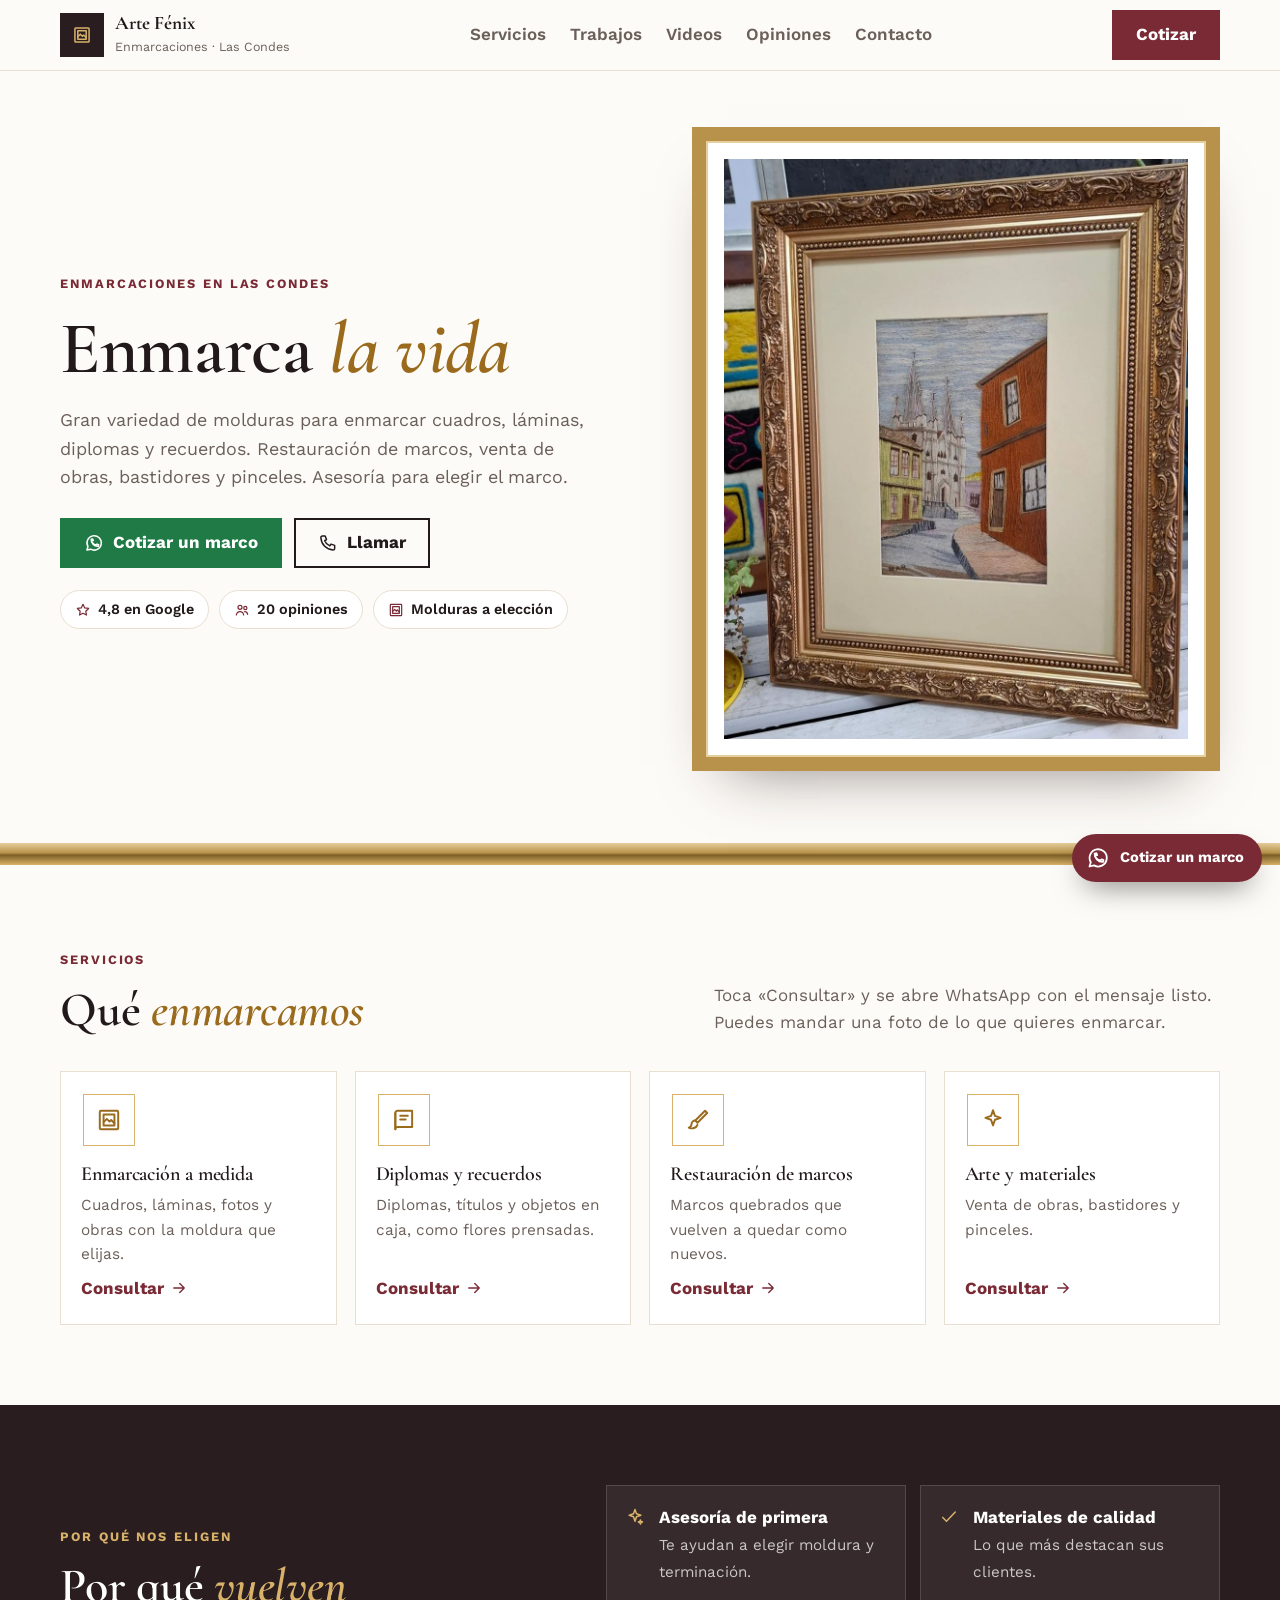
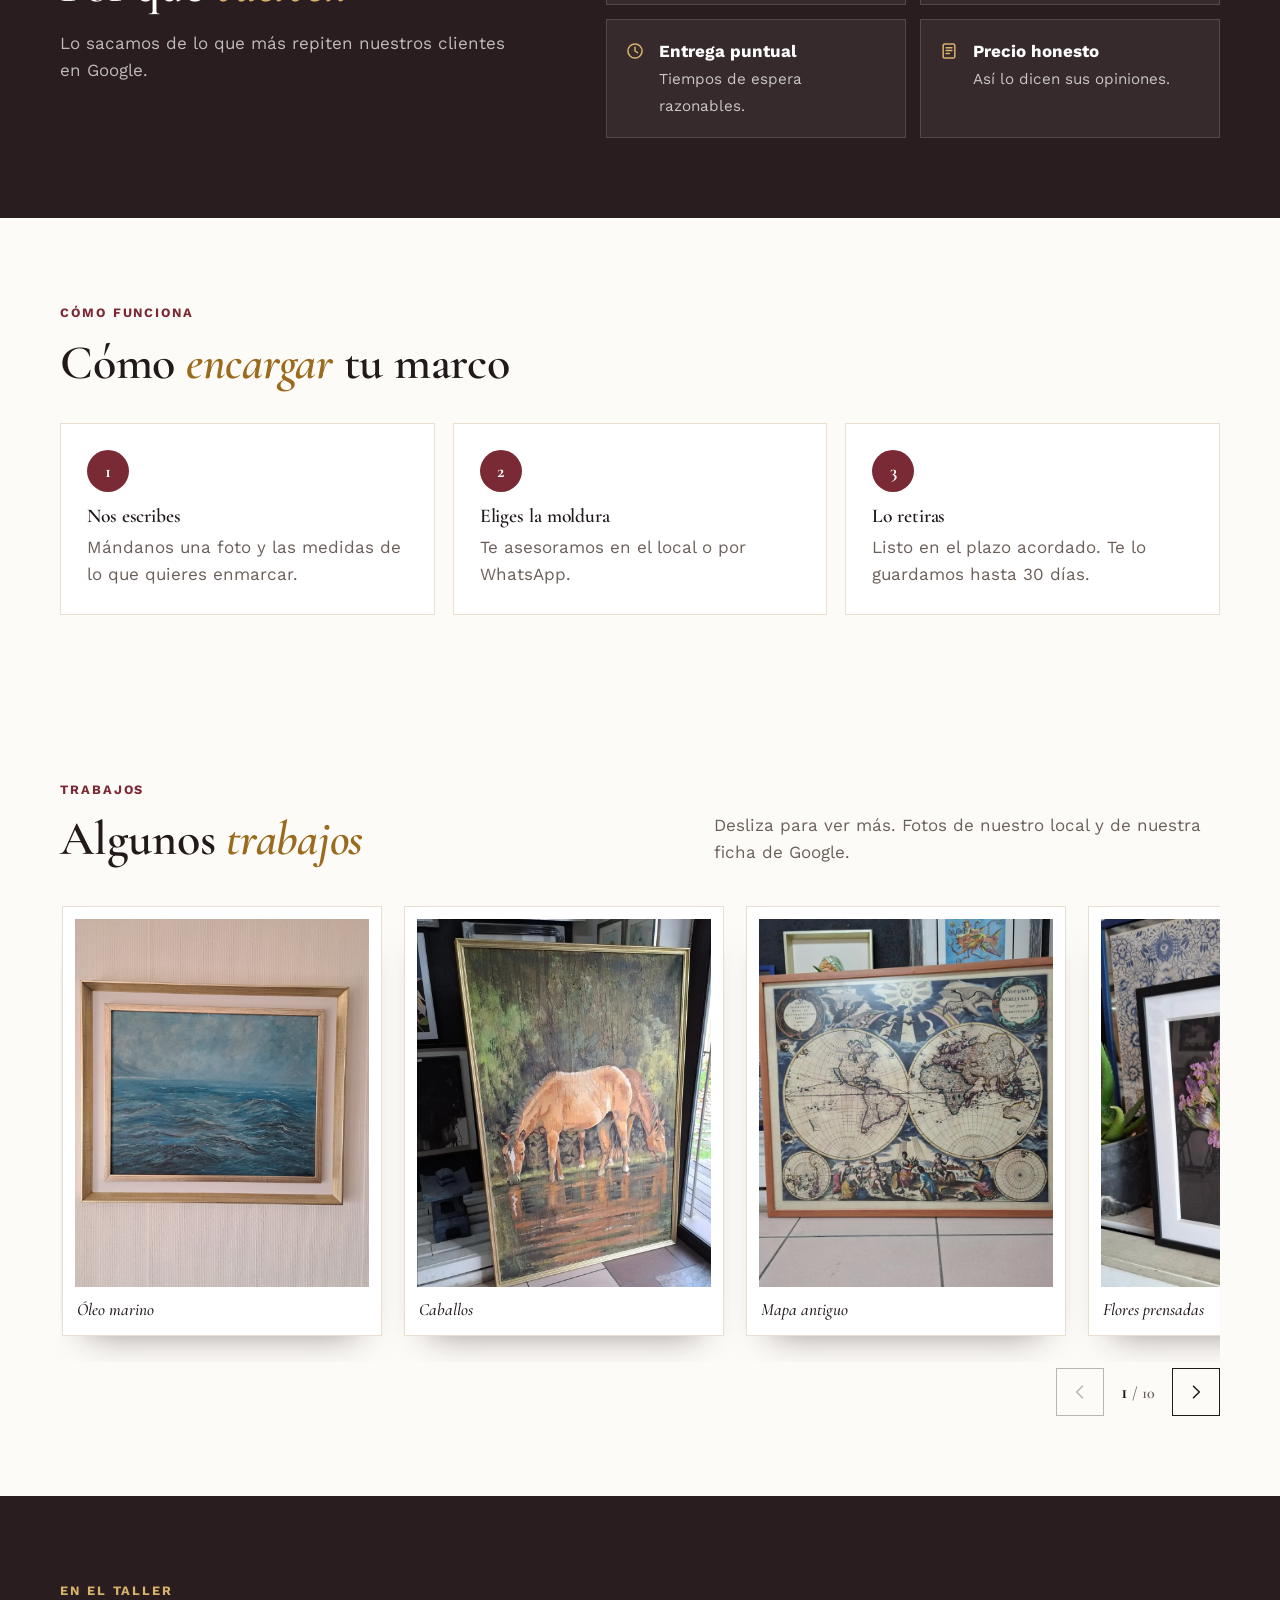
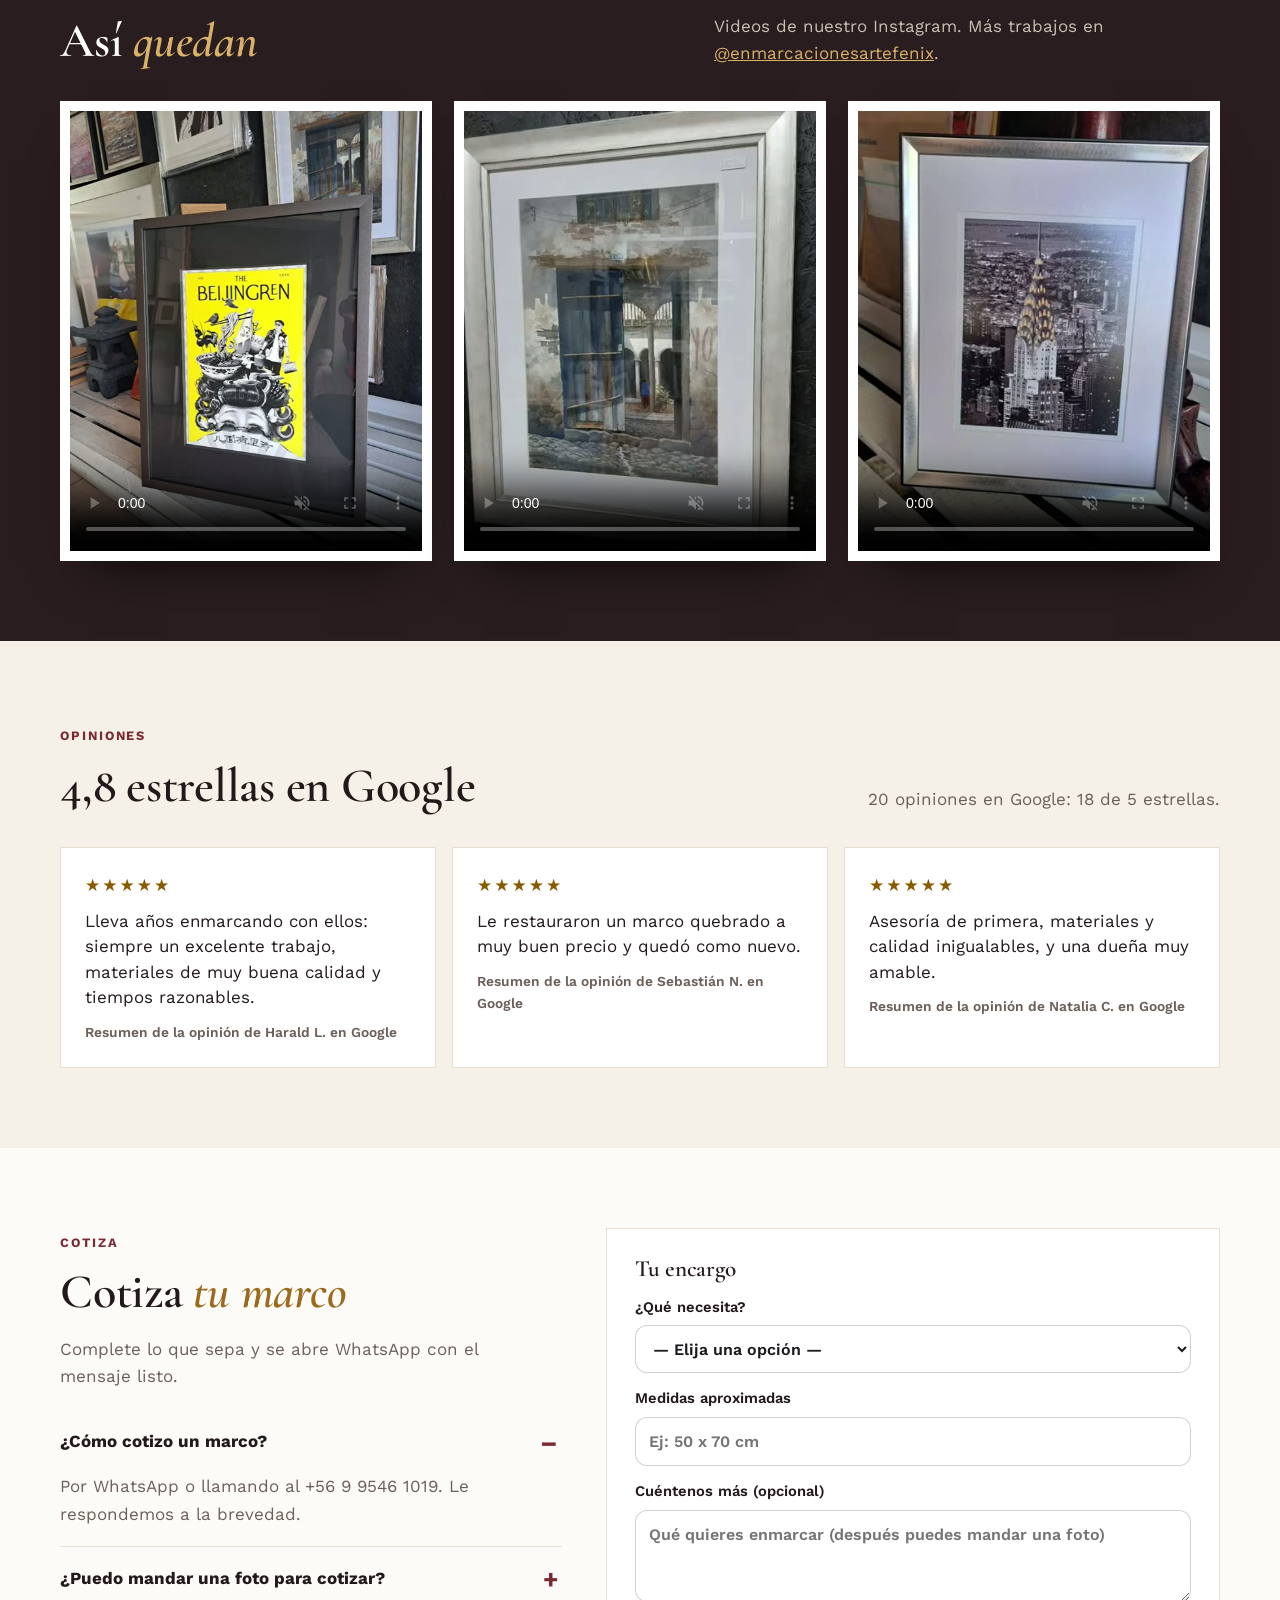
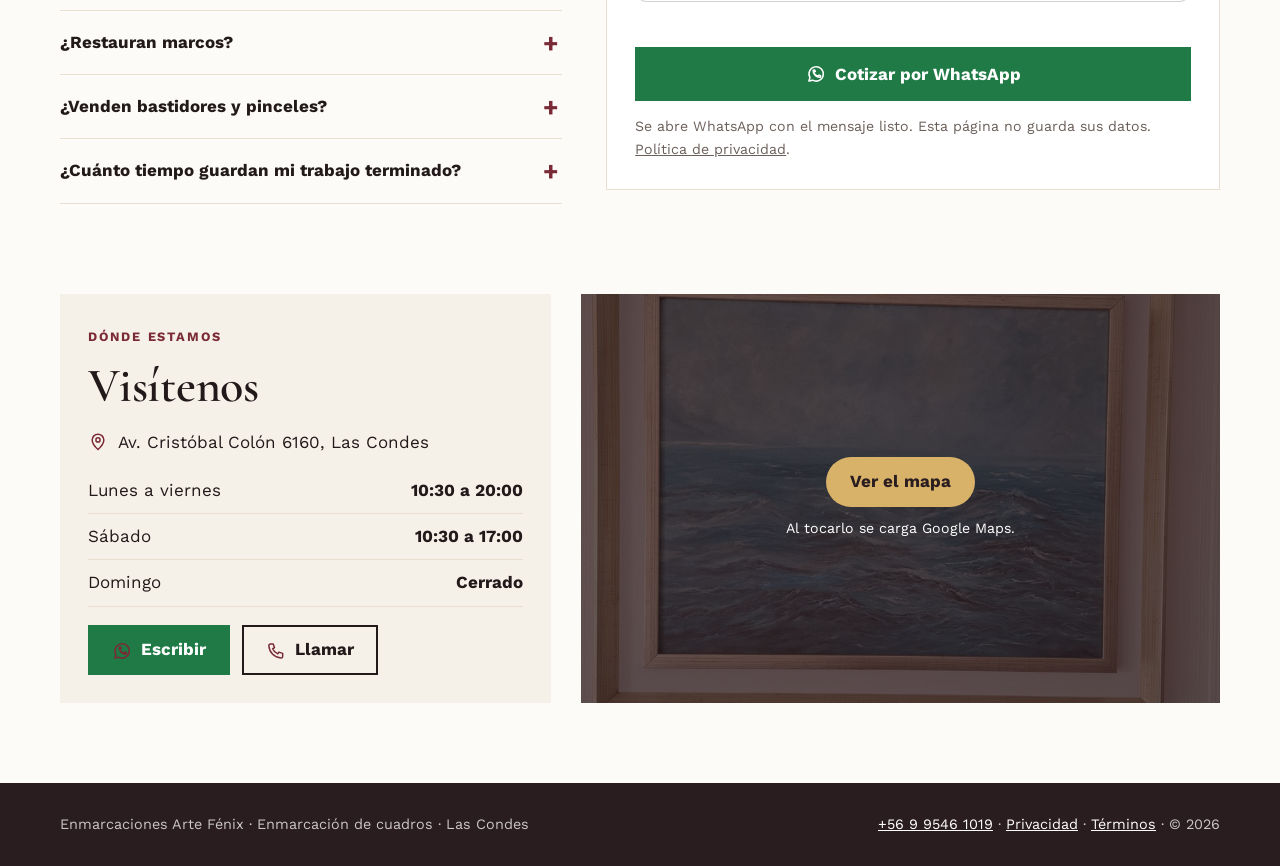
<file: index.html>
<!doctype html>
<html lang="es-CL">
<head>
<meta charset="utf-8">
<meta name="viewport" content="width=device-width, initial-scale=1">
<title>Enmarcaciones Arte Fénix · Enmarcación de cuadros en Las Condes</title>
<meta name="description" content="Enmarcaciones Arte Fénix: enmarcación a medida, diplomas, restauración de marcos y venta de obras y bastidores en Av. Cristóbal Colón 6160, Las Condes.">
<link rel="canonical" href="https://enmarcacionesartefenix.cl/">
<meta property="og:title" content="Enmarcaciones Arte Fénix · Enmarcación de cuadros en Las Condes">
<meta property="og:description" content="Enmarcaciones Arte Fénix: enmarcación a medida, diplomas, restauración de marcos y venta de obras y bastidores en Av. Cristóbal Colón 6160, Las Condes.">
<meta property="og:image" content="https://enmarcacionesartefenix.cl/assets/vista.jpg"><meta property="og:image:width" content="1200"><meta property="og:image:height" content="630">
<meta property="og:url" content="https://enmarcacionesartefenix.cl/">
<meta property="og:type" content="website">
<meta name="twitter:card" content="summary_large_image">
<meta name="theme-color" content="#2a1d1f">
<link rel="icon" href="assets/icono.png">
<link rel="preconnect" href="https://fonts.googleapis.com"><link rel="preconnect" href="https://fonts.gstatic.com" crossorigin>
<link href="https://fonts.googleapis.com/css2?family=Cormorant+Garamond:ital,wght@0,500;0,600;1,500&family=Work+Sans:wght@400;500;600&display=swap" rel="stylesheet">
<script>document.documentElement.classList.add('js')</script>
<style>
*{box-sizing:border-box}html{scroll-behavior:smooth;-webkit-text-size-adjust:100%}body{margin:0;overflow-x:hidden}
img{max-width:100%;display:block}a{color:inherit}button,input,select,textarea{font:inherit}
.i{width:20px;height:20px;flex:none;fill:none;stroke:currentColor;stroke-width:1.8;stroke-linecap:round;stroke-linejoin:round}
.sr{position:absolute;width:1px;height:1px;overflow:hidden;clip:rect(0 0 0 0);white-space:nowrap}
:focus-visible{outline:3px solid var(--c2);outline-offset:2px}
.barra-movil{display:none}
@media (max-width:760px){.barra-movil{position:fixed;left:0;right:0;bottom:0;z-index:60;display:grid;grid-template-columns:1fr 1fr;box-shadow:0 -8px 24px -12px rgba(0,0,0,.35)}
 .barra-movil a{display:flex;align-items:center;justify-content:center;gap:8px;min-height:56px;font-weight:700;text-decoration:none;color:#fff;background:var(--c1)}
 .barra-movil a.wa{background:#1f7a46}body{padding-bottom:56px}}
.fab{position:fixed;right:18px;bottom:18px;z-index:59;display:inline-flex;align-items:center;gap:10px;background:var(--c1);color:#fff;text-decoration:none;font-weight:700;font-size:.92rem;padding:12px 18px 12px 14px;border-radius:999px;box-shadow:0 14px 30px -12px rgba(0,0,0,.55)}
.fab .i{width:24px;height:24px}
@media (max-width:760px){.fab{bottom:68px;right:12px;padding:11px 14px}.fab .fab-txt{display:none}}
.campo{display:grid;gap:6px;font-weight:600;font-size:.92rem}
.campo input,.campo select,.campo textarea{width:100%;min-height:48px;padding:11px 13px;border-radius:12px;border:1px solid rgba(0,0,0,.18);background:#fff;color:#1b1b1f;font-size:1rem}
.campo textarea{min-height:92px;resize:vertical}
.aviso-f{min-height:1.2em;margin:0;color:#a3122a;font-weight:600;font-size:.9rem}
.reveal{opacity:1}.js .reveal{opacity:0;transform:translateY(18px);transition:opacity .6s ease,transform .6s ease}.js .reveal.visto{opacity:1;transform:none}
@media (prefers-reduced-motion:reduce){.js .reveal{opacity:1;transform:none;transition:none}html{scroll-behavior:auto}}

body{font:400 17px/1.6 var(--fx);color:var(--tinta);background:var(--fondo)}
h1,h2,h3{font-family:var(--ft);margin:0;line-height:1.08}h2{font-size:clamp(1.9rem,4.4vw,3rem)}h1 em,h2 em{font-style:normal;color:var(--c1)}
.wrap{width:min(1160px,100% - 36px);margin:0 auto}section{padding:80px 0}
.eti{display:inline-flex;align-items:center;gap:8px;font-weight:700;font-size:.8rem;letter-spacing:.15em;text-transform:uppercase;color:var(--c1);margin-bottom:14px}
header{position:sticky;top:0;z-index:50;background:var(--fondo);border-bottom:1px solid var(--linea)}
.nav{display:flex;align-items:center;justify-content:space-between;gap:16px;min-height:70px}
.marca{display:flex;align-items:center;gap:11px;text-decoration:none;min-width:0}
.marca .sello{width:44px;height:44px;border-radius:calc(var(--r) * .6);background:var(--c1);color:#fff;display:grid;place-items:center;flex:none}
.marca b{display:block;font:700 1.2rem/1.1 var(--ft)}.marca small{display:block;font-size:.78rem;color:var(--suave);margin-top:3px}
.menu{display:flex;gap:24px}.menu a{text-decoration:none;font-weight:600;color:var(--suave)}.menu a:hover{color:var(--c1)}
@media (max-width:940px){.menu{display:none}}
.btn{display:inline-flex;align-items:center;justify-content:center;gap:9px;min-height:50px;padding:0 22px;border-radius:var(--r);font-weight:700;text-decoration:none;border:2px solid currentColor;cursor:pointer;transition:transform .15s}
.btn:hover{transform:translateY(-2px)}.btn-p{background:var(--c1);border-color:var(--c1);color:#fff}.btn-wa{background:#1f7a46;border-color:#1f7a46;color:#fff}.btn-o{color:var(--tinta);background:transparent}
@media (max-width:520px){.nav .btn{display:none}}
.portada{padding:56px 0 72px}.portada h1{font-size:clamp(2.3rem,5.4vw,4rem)}.baja{font-size:1.12rem;color:var(--suave);max-width:48ch;margin:18px 0 26px}
.acciones{display:flex;flex-wrap:wrap;gap:12px}
.chips{display:flex;flex-wrap:wrap;gap:10px;list-style:none;padding:0;margin:22px 0 0}
.chips li{display:inline-flex;align-items:center;gap:7px;background:var(--panel);border:1px solid var(--linea);border-radius:999px;padding:7px 14px;font-size:.9rem;font-weight:600}.chips .i{width:16px;height:16px;color:var(--c1)}
.lado .wrap{display:grid;grid-template-columns:1.05fr .95fr;gap:48px;align-items:center}
.foto-p{position:relative}.foto-p img{width:100%;aspect-ratio:4/3;object-fit:cover;border-radius:var(--r)}
@media (max-width:880px){.lado .wrap{grid-template-columns:1fr}}
.plena{position:relative;min-height:min(86vh,760px);display:flex;align-items:flex-end;background:linear-gradient(180deg,rgba(0,0,0,.15),rgba(0,0,0,.72)),var(--fondo-p) center/cover;color:#fff}
.plena .caja-p{max-width:680px}.plena .baja{color:rgba(255,255,255,.86)}.plena .btn-o{color:#fff}.plena .chips li{background:rgba(0,0,0,.35);border-color:rgba(255,255,255,.25);color:#fff}
.arriba .fila-p{display:grid;grid-template-columns:1fr auto;gap:30px;align-items:end;margin:8px 0 30px}.arriba .foto-p img{aspect-ratio:21/9}
@media (max-width:820px){.arriba .fila-p{grid-template-columns:1fr}.arriba .foto-p img{aspect-ratio:4/3}}
.cab{display:flex;flex-wrap:wrap;justify-content:space-between;align-items:flex-end;gap:16px 40px;margin-bottom:34px}.cab p{max-width:46ch;color:var(--suave);margin:0}
.servs{display:grid;grid-template-columns:repeat(auto-fit,minmax(230px,1fr));gap:18px}
.serv{background:var(--panel);border:1px solid var(--linea);border-radius:var(--r);overflow:hidden;display:flex;flex-direction:column}
.serv img{width:100%;aspect-ratio:4/3;object-fit:cover}.serv .ic-serv{margin:22px 22px 0;width:52px;height:52px;border-radius:calc(var(--r) * .6);display:grid;place-items:center;background:var(--c3);color:var(--c1)}
.serv .ic-serv .i{width:26px;height:26px}
.serv div{padding:18px 20px 22px;display:flex;flex-direction:column;gap:8px;flex:1}.serv h3{font-size:1.25rem}.serv p{margin:0;color:var(--suave);font-size:.96rem;flex:1}
.serv a{display:inline-flex;align-items:center;gap:6px;font-weight:700;color:var(--c1);text-decoration:none}.serv a .i{width:18px;height:18px}
.confianza{background:var(--oscuro);color:#f2f2f2}.confianza h2{color:#fff}.confianza h2 em{color:var(--c2)}.plena .eti{color:var(--c2)}.confianza .eti{color:var(--c2)}.confianza .nota-p{color:rgba(255,255,255,.7)}
.confianza .wrap{display:grid;grid-template-columns:.9fr 1.1fr;gap:44px;align-items:center}@media (max-width:860px){.confianza .wrap{grid-template-columns:1fr}}
.puntos{list-style:none;margin:0;padding:0;display:grid;grid-template-columns:1fr 1fr;gap:14px}@media (max-width:560px){.puntos{grid-template-columns:1fr}}
.puntos li{display:flex;gap:14px;align-items:flex-start;background:rgba(255,255,255,.06);border:1px solid rgba(255,255,255,.14);border-radius:var(--r);padding:18px}
.puntos .i{color:var(--c2);margin-top:3px}.puntos b{display:block;color:#fff}.puntos span{color:rgba(255,255,255,.74);font-size:.95rem}
.nota-p{color:var(--suave);max-width:42ch}
.pasos{list-style:none;padding:0;margin:0;display:grid;grid-template-columns:repeat(3,1fr);gap:18px;counter-reset:p}
.pasos li{counter-increment:p;padding:26px;background:var(--panel);border:1px solid var(--linea);border-radius:var(--r)}
.pasos li::before{content:counter(p);display:grid;place-items:center;width:42px;height:42px;border-radius:50%;background:var(--c1);color:#fff;font:700 1.15rem/1 var(--ft);margin-bottom:14px}
.pasos h3{font-size:1.22rem;margin-bottom:6px}.pasos p{margin:0;color:var(--suave)}
@media (max-width:820px){.pasos{grid-template-columns:1fr}}
.gal{display:grid;grid-template-columns:repeat(auto-fit,minmax(200px,1fr));gap:12px}
.gal figure{margin:0;border-radius:var(--r);overflow:hidden;position:relative}.gal img{width:100%;aspect-ratio:1/1;object-fit:cover}
.gal figcaption{position:absolute;left:10px;bottom:10px;background:var(--fondo);color:var(--tinta);font-size:.82rem;font-weight:700;padding:5px 11px;border-radius:999px}
@media (max-width:520px){.gal{grid-template-columns:1fr 1fr}}
.opis{background:var(--c3)}
.resgrid{display:grid;grid-template-columns:repeat(3,1fr);gap:16px}@media (max-width:900px){.resgrid{grid-template-columns:1fr}}
.res{margin:0;background:var(--panel);border:1px solid var(--linea);border-radius:var(--r);padding:24px;display:flex;flex-direction:column;gap:10px}
.res blockquote{margin:0;font-size:1.06rem;line-height:1.5}.res figcaption{color:var(--suave);font-size:.86rem;font-weight:600}.est{color:#8a5a00;letter-spacing:2px}
.pedir .wrap{display:grid;grid-template-columns:.9fr 1.1fr;gap:44px;align-items:start}@media (max-width:880px){.pedir .wrap{grid-template-columns:1fr}}
.faqs{margin-top:20px}
.form{background:var(--panel);border:1px solid var(--linea);border-radius:var(--r);padding:28px;display:grid;gap:14px;color:var(--tinta)}
.form h3{font-size:1.45rem}.form small{color:var(--suave)}
.form .btn-f{display:flex;align-items:center;justify-content:center;gap:9px;min-height:54px;border:0;border-radius:var(--r);background:#1f7a46;color:#fff;font-weight:700;cursor:pointer}
.tipo{display:flex;flex-wrap:wrap;gap:8px;border:0;padding:0;margin:0}.tipo legend{font-weight:600;font-size:.92rem;margin-bottom:8px;width:100%}
.tipo label{display:inline-flex;align-items:center;min-height:44px;padding:0 16px;border:1px solid var(--linea);border-radius:var(--r);cursor:pointer;font-weight:600;font-size:.94rem;position:relative}
.tipo input{position:absolute;opacity:0}.tipo label:has(input:checked){border-color:var(--c1);background:var(--c3);color:var(--c1)}.tipo label:has(input:focus-visible){outline:3px solid var(--c2)}
.faq{border-bottom:1px solid var(--linea)}.faq summary{cursor:pointer;list-style:none;padding:18px 34px 18px 0;font-weight:700;position:relative}
.faq summary::-webkit-details-marker{display:none}.faq summary::after{content:"+";position:absolute;right:4px;top:12px;font-size:1.6rem;color:var(--c1)}
.faq[open] summary::after{content:"–"}.faq p{margin:0 0 18px;color:var(--suave)}
.lugar{padding-top:10px}.donde{display:grid;grid-template-columns:1fr 1.3fr;gap:30px;align-items:stretch}.donde .dato{background:var(--c3);border-radius:var(--r);padding:28px}
.donde h2{margin-bottom:16px}.donde .dato p{margin:0 0 12px;display:flex;gap:10px}.donde .dato .i{color:var(--c1);margin-top:3px}
.hor{list-style:none;padding:0;margin:0 0 18px}.hor li{display:flex;justify-content:space-between;gap:12px;padding:9px 0;border-bottom:1px solid var(--linea)}
.mapa{width:100%;min-height:320px;height:100%;border:0;border-radius:var(--r)}.mapa-off{display:grid;place-content:center;justify-items:center;gap:10px;background:var(--c3) url(assets/g1.jpg) center/cover;position:relative;overflow:hidden;text-align:center}.mapa-off::before{content:"";position:absolute;inset:0;background:rgba(42,29,31,.72)}.mapa-off>*{position:relative}.mapa-off button{min-height:50px;padding:0 24px;border:0;border-radius:999px;background:var(--c2);color:#2a1d1f;font-weight:700;cursor:pointer}.mapa-off small{color:#fff}
@media (max-width:820px){.donde{grid-template-columns:1fr}}
footer{background:var(--oscuro);color:rgba(255,255,255,.75);font-size:.9rem;padding:30px 0}footer .wrap{display:flex;flex-wrap:wrap;gap:10px 26px;justify-content:space-between}footer a{color:#fff}
:root{--c1:#7a2a35;--c2:#d9b26a;--c3:#f6f1e8;--fondo:#fdfbf7;--tinta:#22191a;--suave:#6b5f5a;--linea:#e8dfd0;--panel:#fff;--oscuro:#2a1d1f;--ft:'Cormorant Garamond',Georgia,serif;--fx:'Work Sans',system-ui,sans-serif;--r:0px}
h1,h2,h3{font-weight:600;letter-spacing:-.005em}h1{font-size:clamp(2.8rem,6vw,4.6rem)!important}h1 em,h2 em{font-style:italic;color:#9a6a1d}
.foto-p{padding:18px;background:#fff;border:14px solid #b8924a;box-shadow:inset 0 0 0 2px #e5cf9c,0 30px 60px -36px rgba(42,29,31,.6)}
.foto-p img{border-radius:0;aspect-ratio:4/5}
.marca .sello{border-radius:0;background:var(--oscuro);color:var(--c2)}.btn{border-radius:0}.btn-p{background:var(--c1)}
.gal figure{border:10px solid #fff;box-shadow:0 0 0 1px var(--linea),0 18px 30px -24px rgba(0,0,0,.45)}.gal img{aspect-ratio:4/5}
.gal figcaption{background:transparent;color:var(--suave);position:static;padding:8px 0 0;font-style:italic;font-family:var(--ft);font-size:1rem}
.serv{border:1px solid var(--linea)}.serv .ic-serv{background:transparent;border:1px solid var(--c2);color:#9a6a1d}
.moldura{height:22px;background:linear-gradient(180deg,#e5cf9c,#b8924a 45%,#7d5f26 55%,#d9b26a)}.car{position:relative}.car-pista{display:flex;gap:22px;overflow-x:auto;scroll-snap-type:x mandatory;scroll-padding-inline:2px;padding:6px 2px 26px;scrollbar-width:none;overscroll-behavior-x:contain}.car-pista::-webkit-scrollbar{display:none}.car-pista:focus-visible{outline:2px solid var(--c1);outline-offset:4px}.car-it{flex:0 0 clamp(230px,27vw,320px);margin:0;scroll-snap-align:start;background:#fff;padding:12px 12px 0;border:1px solid var(--linea);box-shadow:0 22px 34px -26px rgba(42,29,31,.55)}.car-it img{display:block;width:100%;aspect-ratio:4/5;object-fit:cover;background:var(--c3)}.car-it figcaption{font:italic 500 1.08rem/1.3 var(--ft);color:var(--tinta);padding:12px 2px 14px}.car-nav{display:flex;align-items:center;justify-content:flex-end;gap:14px;margin-top:6px}.car-n{font:600 1rem/1 var(--ft);color:var(--suave);min-width:5ch;text-align:center}.car-n b{color:var(--tinta);font-size:1.25rem}.car-b{width:48px;height:48px;display:grid;place-items:center;border:1px solid var(--tinta);background:transparent;color:var(--tinta);cursor:pointer;transition:background .15s,color .15s}.car-b:hover:not(:disabled){background:var(--tinta);color:#fff}.car-b:disabled{opacity:.3;cursor:default}.car-b svg{width:20px;height:20px;fill:none;stroke:currentColor;stroke-width:1.8;stroke-linecap:round;stroke-linejoin:round}.taller{background:var(--oscuro);color:#efe6dc}.taller h2{color:#fff}.taller h2 em{color:var(--c2)}.taller .eti{color:var(--c2)}.taller .cab p{color:#cbbfb3}.taller .cab a{color:var(--c2)}.vids{display:grid;grid-template-columns:repeat(3,1fr);gap:22px}.vid{margin:0;background:#fff;padding:10px;box-shadow:0 30px 50px -30px rgba(0,0,0,.8)}.vid video{display:block;width:100%;aspect-ratio:4/5;object-fit:cover;background:#1b1314}@media (max-width:760px){.vids{display:flex;overflow-x:auto;scroll-snap-type:x mandatory;gap:16px;padding-bottom:10px;scrollbar-width:none}.vids::-webkit-scrollbar{display:none}.vid{flex:0 0 68vw;scroll-snap-align:start}.car-it{flex-basis:76vw}.car-nav{justify-content:center}}@media (max-width:760px){.barra-movil{grid-template-columns:1fr 1.15fr 1fr!important}.barra-movil .ct{display:flex;align-items:center;justify-content:center;gap:8px;min-height:56px;border:0;font:700 1rem/1 var(--fx);background:var(--c2);color:var(--oscuro);cursor:pointer}.fab{display:none!important}.portada .acciones,.portada .btns{display:grid!important;grid-template-columns:1fr 1fr;gap:10px}.portada .acciones .btn,.portada .btns .btn{width:100%;padding:0 12px}}.barra-movil .ct{display:none}@media (max-width:760px){.barra-movil .ct{display:flex}}.mm-panel{counter-reset:mm;padding-bottom:20px!important;box-shadow:0 26px 40px -24px rgba(42,29,31,.45)}.mm-panel a:not(.mm-wa){counter-increment:mm;display:flex!important;align-items:baseline;gap:14px;font:500 1.55rem/1.15 var(--ft)!important;padding:13px 4px!important;color:var(--tinta)!important;border-bottom:1px solid var(--linea)!important}.mm-panel a:not(.mm-wa)::before{content:counter(mm,decimal-leading-zero);font:600 .78rem/1 var(--fx);letter-spacing:.12em;color:var(--c1)}.mm-panel a.mm-wa{background:#1f7a46!important;color:#fff!important;border-radius:0!important;min-height:52px;display:flex!important;align-items:center;justify-content:center}.mm-info{display:grid;gap:4px;padding:16px 4px 6px;font-size:.92rem;color:var(--suave)}.mm-info b{color:var(--tinta);font-weight:600}@media (max-width:560px){.asis .asis-head span{display:none}.asis .asis-head{padding:12px 12px 10px 18px}}</style>
</head>
<body>

<style>
.muestra{background:#0c0f12;color:#e9edf1;font:500 .86rem/1.4 system-ui,-apple-system,"Segoe UI",sans-serif;border-bottom:1px solid #d8ac54}
.muestra div{width:min(1220px,100% - 28px);margin:0 auto;display:flex;flex-wrap:wrap;align-items:center;justify-content:center;gap:8px 18px;padding:9px 0;text-align:center}
.muestra b{color:#d8ac54;font-weight:700}
.muestra a{background:#d8ac54;color:#0c0f12;font-weight:700;text-decoration:none;border-radius:999px;padding:7px 15px;white-space:nowrap}
.muestra a:hover{background:#e9c57a}
</style>

<header><div class="wrap nav">
  <a class="marca" href="#inicio"><span class="sello"><svg class="i" viewBox="0 0 24 24" aria-hidden="true"><rect x="3.5" y="3.5" width="17" height="17" rx="1"/><rect x="7" y="7" width="10" height="10"/><path d="M7 14l3-3 2.5 2.5L14 12l3 3"/></svg></span><span><b>Arte Fénix</b><small>Enmarcaciones · Las Condes</small></span></a>
  <nav class="menu" aria-label="Secciones"><a href="#servicios">Servicios</a><a href="#trabajos">Trabajos</a><a href="#taller">Videos</a><a href="#opiniones">Opiniones</a><a href="#contacto">Contacto</a></nav>
  <a class="btn btn-p" href="#contacto">Cotizar</a>
</div></header>
<main id="inicio">
<section class="portada lado"><div class="wrap">
    <div class="reveal"><span class="eti">Enmarcaciones en Las Condes</span><h1>Enmarca <em>la vida</em></h1><p class="baja">Gran variedad de molduras para enmarcar cuadros, láminas, diplomas y recuerdos. Restauración de marcos, venta de obras, bastidores y pinceles. Asesoría para elegir el marco.</p>
      <div class="acciones"><a class="btn btn-wa" href="https://wa.me/56995461019?text=Hola%2C%20vi%20su%20p%C3%A1gina%20web%20y%20quiero%20cotizar%20un%20marco" target="_blank" rel="noopener"><svg class="i" viewBox="0 0 24 24" aria-hidden="true"><path d="M3.5 20.5l1.3-4.2A8.6 8.6 0 1 1 8 19.4z"/><path d="M9 8.6c.2 2.9 2.6 5.4 5.6 5.8l1-1.1 1.9.8-.4 1.8c-4.6.4-8.8-3.6-8.5-8.3l1.8-.4.8 1.9z"/></svg>Cotizar un marco</a><a class="btn btn-o" href="tel:+56995461019"><svg class="i" viewBox="0 0 24 24" aria-hidden="true"><path d="M5 3.5h3.6l1.6 4.4-2.2 1.4a11 11 0 0 0 6.2 6.2l1.4-2.2 4.4 1.6V18.5A2 2 0 0 1 18 20.5 15.5 15.5 0 0 1 3.5 6 2 2 0 0 1 5 3.5z"/></svg>Llamar</a></div><ul class="chips"><li><svg class="i" viewBox="0 0 24 24" aria-hidden="true"><path d="M12 3.5l2.6 5.4 5.9.8-4.3 4.1 1 5.8L12 16.8l-5.2 2.8 1-5.8-4.3-4.1 5.9-.8z"/></svg>4,8 en Google</li><li><svg class="i" viewBox="0 0 24 24" aria-hidden="true"><circle cx="9" cy="8" r="3"/><path d="M3.5 19.5c.6-3.3 2.8-5 5.5-5s4.9 1.7 5.5 5"/><circle cx="17" cy="9" r="2.4"/><path d="M15.5 14.6c2.4-.3 4.4 1.2 5 4"/></svg>20 opiniones</li><li><svg class="i" viewBox="0 0 24 24" aria-hidden="true"><rect x="3.5" y="3.5" width="17" height="17" rx="1"/><rect x="7" y="7" width="10" height="10"/><path d="M7 14l3-3 2.5 2.5L14 12l3 3"/></svg>Molduras a elección</li></ul></div>
    <div class="foto-p reveal"><img src="assets/hero.jpg" alt="Lámina enmarcada con passe-partout crema y marco dorado tallado"></div></div></section>
<div class="moldura" aria-hidden="true"></div>
<section id="servicios"><div class="wrap">
  <div class="cab reveal"><div><span class="eti">Servicios</span><h2>Qué <em>enmarcamos</em></h2></div><p>Toca «Consultar» y se abre WhatsApp con el mensaje listo. Puedes mandar una foto de lo que quieres enmarcar.</p></div>
  <div class="servs"><article class="serv reveal"><span class="ic-serv"><svg class="i" viewBox="0 0 24 24" aria-hidden="true"><rect x="3.5" y="3.5" width="17" height="17" rx="1"/><rect x="7" y="7" width="10" height="10"/><path d="M7 14l3-3 2.5 2.5L14 12l3 3"/></svg></span><div><h3>Enmarcación a medida</h3><p>Cuadros, láminas, fotos y obras con la moldura que elijas.</p>
      <a href="https://wa.me/56995461019?text=Hola%2C%20vi%20su%20p%C3%A1gina%20web%20y%20quiero%20consultar%20por%3A%20enmarcaci%C3%B3n%20a%20medida." target="_blank" rel="noopener">Consultar <svg class="i" viewBox="0 0 24 24" aria-hidden="true"><path d="M5 12h14M13 6l6 6-6 6"/></svg></a></div></article><article class="serv reveal"><span class="ic-serv"><svg class="i" viewBox="0 0 24 24" aria-hidden="true"><path d="M4 5.5A2 2 0 0 1 6 3.5h13.5v15H6a2 2 0 0 0-2 2z"/><path d="M4 20.5v-15M8.5 8h7M8.5 11.5h5"/></svg></span><div><h3>Diplomas y recuerdos</h3><p>Diplomas, títulos y objetos en caja, como flores prensadas.</p>
      <a href="https://wa.me/56995461019?text=Hola%2C%20vi%20su%20p%C3%A1gina%20web%20y%20quiero%20consultar%20por%3A%20diplomas%20y%20recuerdos." target="_blank" rel="noopener">Consultar <svg class="i" viewBox="0 0 24 24" aria-hidden="true"><path d="M5 12h14M13 6l6 6-6 6"/></svg></a></div></article><article class="serv reveal"><span class="ic-serv"><svg class="i" viewBox="0 0 24 24" aria-hidden="true"><path d="M18.5 3.5l2 2-9 9-2-2z"/><path d="M9.5 12.5c-2 0-3.5 1.5-3.5 3.5 0 1.5-1 2.5-2.5 3 3 1.5 7 .5 8-2.5"/></svg></span><div><h3>Restauración de marcos</h3><p>Marcos quebrados que vuelven a quedar como nuevos.</p>
      <a href="https://wa.me/56995461019?text=Hola%2C%20vi%20su%20p%C3%A1gina%20web%20y%20quiero%20consultar%20por%3A%20restauraci%C3%B3n%20de%20marcos." target="_blank" rel="noopener">Consultar <svg class="i" viewBox="0 0 24 24" aria-hidden="true"><path d="M5 12h14M13 6l6 6-6 6"/></svg></a></div></article><article class="serv reveal"><span class="ic-serv"><svg class="i" viewBox="0 0 24 24" aria-hidden="true"><path d="M12 3l1.8 5.2L19 10l-5.2 1.8L12 17l-1.8-5.2L5 10l5.2-1.8z"/></svg></span><div><h3>Arte y materiales</h3><p>Venta de obras, bastidores y pinceles.</p>
      <a href="https://wa.me/56995461019?text=Hola%2C%20vi%20su%20p%C3%A1gina%20web%20y%20quiero%20consultar%20por%3A%20arte%20y%20materiales." target="_blank" rel="noopener">Consultar <svg class="i" viewBox="0 0 24 24" aria-hidden="true"><path d="M5 12h14M13 6l6 6-6 6"/></svg></a></div></article></div>
</div></section>

<section class="confianza"><div class="wrap">
  <div class="reveal"><span class="eti">Por qué nos eligen</span><h2>Por qué <em>vuelven</em></h2><p class="nota-p">Lo sacamos de lo que más repiten nuestros clientes en Google.</p></div>
  <ul class="puntos reveal"><li><svg class="i" viewBox="0 0 24 24" aria-hidden="true"><path d="M12 3l1.8 5.2L19 10l-5.2 1.8L12 17l-1.8-5.2L5 10l5.2-1.8z"/><path d="M18.5 15.5l.7 1.8 1.8.7-1.8.7-.7 1.8-.7-1.8-1.8-.7 1.8-.7z"/></svg><div><b>Asesoría de primera</b><span>Te ayudan a elegir moldura y terminación.</span></div></li><li><svg class="i" viewBox="0 0 24 24" aria-hidden="true"><path d="M4.5 12.5l4.5 4.5 10.5-11"/></svg><div><b>Materiales de calidad</b><span>Lo que más destacan sus clientes.</span></div></li><li><svg class="i" viewBox="0 0 24 24" aria-hidden="true"><circle cx="12" cy="12" r="8.5"/><path d="M12 7.5V12l3 2"/></svg><div><b>Entrega puntual</b><span>Tiempos de espera razonables.</span></div></li><li><svg class="i" viewBox="0 0 24 24" aria-hidden="true"><rect x="5" y="3.5" width="14" height="17" rx="2"/><path d="M8.5 8h7M8.5 11.5h7M8.5 15h4"/></svg><div><b>Precio honesto</b><span>Así lo dicen sus opiniones.</span></div></li></ul>
</div></section>

<section class="como"><div class="wrap">
  <div class="cab reveal"><div><span class="eti">Cómo funciona</span><h2>Cómo <em>encargar</em> tu marco</h2></div></div>
  <ol class="pasos"><li class="reveal"><h3>Nos escribes</h3><p>Mándanos una foto y las medidas de lo que quieres enmarcar.</p></li><li class="reveal"><h3>Eliges la moldura</h3><p>Te asesoramos en el local o por WhatsApp.</p></li><li class="reveal"><h3>Lo retiras</h3><p>Listo en el plazo acordado. Te lo guardamos hasta 30 días.</p></li></ol>
</div></section>

<section id="trabajos"><div class="wrap">
  <div class="cab reveal"><div><span class="eti">Trabajos</span><h2>Algunos <em>trabajos</em></h2></div><p>Desliza para ver más. Fotos de nuestro local y de nuestra ficha de Google.</p></div>
  <div class="car reveal" data-car>
    <div class="car-pista" tabindex="0" aria-label="Fotos de trabajos (desliza para ver más)"><figure class="car-it"><img src="assets/g1.jpg" alt="Óleo de un mar con marco dorado y passe-partout lino" loading="lazy" decoding="async"><figcaption>Óleo marino</figcaption></figure><figure class="car-it"><img src="assets/g2.jpg" alt="Pintura de caballos con marco dorado delgado" loading="lazy" decoding="async"><figcaption>Caballos</figcaption></figure><figure class="car-it"><img src="assets/g3.jpg" alt="Mapa antiguo del mundo enmarcado en madera" loading="lazy" decoding="async"><figcaption>Mapa antiguo</figcaption></figure><figure class="car-it"><img src="assets/g4.jpg" alt="Ramo de flores prensadas en caja negra con passe-partout blanco" loading="lazy" decoding="async"><figcaption>Flores prensadas</figcaption></figure><figure class="car-it"><img src="assets/g7.jpg" alt="Colección de pequeñas estampas enmarcadas juntas bajo vidrio" loading="lazy" decoding="async"><figcaption>Colección de estampas</figcaption></figure><figure class="car-it"><img src="assets/g8.jpg" alt="Colección de cartas ordenadas en un marco negro" loading="lazy" decoding="async"><figcaption>Colección de cartas</figcaption></figure><figure class="car-it"><img src="assets/g9.jpg" alt="Lámina de una ciudad de noche con marco blanco" loading="lazy" decoding="async"><figcaption>Lámina en marco blanco</figcaption></figure><figure class="car-it"><img src="assets/g10.jpg" alt="Pintura abstracta de colores con marco dorado delgado" loading="lazy" decoding="async"><figcaption>Abstracto en dorado</figcaption></figure><figure class="car-it"><img src="assets/g6.jpg" alt="Obra en marco tipo caja de madera clara" loading="lazy" decoding="async"><figcaption>Marco caja</figcaption></figure><figure class="car-it"><img src="assets/g5.jpg" alt="Esquina de una moldura dorada envejecida" loading="lazy" decoding="async"><figcaption>Detalle de moldura</figcaption></figure></div>
    <div class="car-nav"><button type="button" class="car-b" data-dir="-1" aria-label="Foto anterior"><svg viewBox="0 0 24 24" aria-hidden="true"><path d="M15 5l-7 7 7 7"/></svg></button><span class="car-n" aria-live="polite"><b>1</b> / 10</span><button type="button" class="car-b" data-dir="1" aria-label="Foto siguiente"><svg viewBox="0 0 24 24" aria-hidden="true"><path d="M9 5l7 7-7 7"/></svg></button></div>
  </div>
</div></section>

<section id="taller" class="taller"><div class="wrap">
  <div class="cab reveal"><div><span class="eti">En el taller</span><h2>Así <em>quedan</em></h2></div><p>Videos de nuestro Instagram. Más trabajos en <a href="https://www.instagram.com/enmarcacionesartefenix/" target="_blank" rel="noopener">@enmarcacionesartefenix</a>.</p></div>
  <div class="vids"><figure class="vid reveal"><video src="assets/v1.mp4" poster="assets/v1.jpg" muted loop playsinline preload="none" aria-label="Video: láminas y obras enmarcadas en el local"></video></figure><figure class="vid reveal"><video src="assets/v2.mp4" poster="assets/v2.jpg" muted loop playsinline preload="none" aria-label="Video: grabados enmarcados con passe-partout y moldura plateada"></video></figure><figure class="vid reveal"><video src="assets/v3.mp4" poster="assets/v3.jpg" muted loop playsinline preload="none" aria-label="Video: molduras plateadas y negras para fotos y láminas"></video></figure></div>
</div></section>

<section id="opiniones" class="opis"><div class="wrap">
  <div class="cab reveal"><div><span class="eti">Opiniones</span><h2>4,8 estrellas en Google</h2></div><p>20 opiniones en Google: 18 de 5 estrellas.</p></div>
  <div class="resgrid"><figure class="res reveal"><span class="est" aria-label="5 de 5 estrellas">★★★★★</span><blockquote>Lleva años enmarcando con ellos: siempre un excelente trabajo, materiales de muy buena calidad y tiempos razonables.</blockquote><figcaption>Resumen de la opinión de Harald L. en Google</figcaption></figure><figure class="res reveal"><span class="est" aria-label="5 de 5 estrellas">★★★★★</span><blockquote>Le restauraron un marco quebrado a muy buen precio y quedó como nuevo.</blockquote><figcaption>Resumen de la opinión de Sebastián N. en Google</figcaption></figure><figure class="res reveal"><span class="est" aria-label="5 de 5 estrellas">★★★★★</span><blockquote>Asesoría de primera, materiales y calidad inigualables, y una dueña muy amable.</blockquote><figcaption>Resumen de la opinión de Natalia C. en Google</figcaption></figure></div>
</div></section>

<section id="contacto" class="pedir"><div class="wrap">
  <div class="reveal"><span class="eti">Cotiza</span><h2>Cotiza <em>tu marco</em></h2>
    <p class="nota-p">Complete lo que sepa y se abre WhatsApp con el mensaje listo.</p>
    <div class="faqs"><details class="faq" open><summary>¿Cómo cotizo un marco?</summary><p>Por WhatsApp o llamando al +56 9 9546 1019. Le respondemos a la brevedad.</p></details><details class="faq"><summary>¿Puedo mandar una foto para cotizar?</summary><p>Sí, con las medidas aproximadas.</p></details><details class="faq"><summary>¿Restauran marcos?</summary><p>Sí, también marcos quebrados.</p></details><details class="faq"><summary>¿Venden bastidores y pinceles?</summary><p>Sí, además de obras.</p></details><details class="faq"><summary>¿Cuánto tiempo guardan mi trabajo terminado?</summary><p>Te guardamos tu trabajo terminado hasta 30 días desde que te avisamos que está listo. El taller es pequeño y cada marco necesita un lugar seguro, lejos de la humedad y los golpes; por eso, pasado ese plazo ya no podemos hacernos responsables de su estado. Si necesitas más tiempo, avísanos y lo coordinamos.</p></details></div></div>
  <form class="form reveal" data-cot novalidate data-wa="56995461019" data-msg="Hola, vi su página web y quiero cotizar un marco." data-falta="Elija qué necesita.">
    <h3>Tu encargo</h3>
    <label class="campo">¿Qué necesita?<select data-k="Necesito:" data-req><option value="">— Elija una opción —</option><option>Enmarcación a medida</option><option>Diplomas y recuerdos</option><option>Restauración de marcos</option><option>Arte y materiales</option><option>Otra consulta</option></select></label>
    <label class="campo">Medidas aproximadas<input data-k="Medidas:" placeholder="Ej: 50 x 70 cm"></label>
    <label class="campo">Cuéntenos más (opcional)<textarea data-k="Detalle:" placeholder="Qué quieres enmarcar (después puedes mandar una foto)"></textarea></label>
    <p class="aviso-f" role="status"></p>
    <button class="btn-f" type="submit"><svg class="i" viewBox="0 0 24 24" aria-hidden="true"><path d="M3.5 20.5l1.3-4.2A8.6 8.6 0 1 1 8 19.4z"/><path d="M9 8.6c.2 2.9 2.6 5.4 5.6 5.8l1-1.1 1.9.8-.4 1.8c-4.6.4-8.8-3.6-8.5-8.3l1.8-.4.8 1.9z"/></svg>Cotizar por WhatsApp</button>
    <small>Se abre WhatsApp con el mensaje listo. Esta página no guarda sus datos. <a href="privacidad.html">Política de privacidad</a>.</small>
  </form>
</div></section>

<section id="ubicacion" class="lugar"><div class="wrap">
  <div class="donde">
    <div class="dato reveal"><span class="eti">Dónde estamos</span><h2>Visítenos</h2>
      <p><svg class="i" viewBox="0 0 24 24" aria-hidden="true"><path d="M12 21s-7-6.2-7-11.4A7 7 0 0 1 19 9.6C19 14.8 12 21 12 21z"/><circle cx="12" cy="9.5" r="2.5"/></svg><span>Av. Cristóbal Colón 6160, Las Condes</span></p><ul class="hor"><li><span>Lunes a viernes</span><b>10:30 a 20:00</b></li><li><span>Sábado</span><b>10:30 a 17:00</b></li><li><span>Domingo</span><b>Cerrado</b></li></ul>
      <div class="acciones"><a class="btn btn-wa" href="https://wa.me/56995461019?text=Hola%2C%20vi%20su%20p%C3%A1gina%20web%20y%20quiero%20cotizar%20un%20marco" target="_blank" rel="noopener"><svg class="i" viewBox="0 0 24 24" aria-hidden="true"><path d="M3.5 20.5l1.3-4.2A8.6 8.6 0 1 1 8 19.4z"/><path d="M9 8.6c.2 2.9 2.6 5.4 5.6 5.8l1-1.1 1.9.8-.4 1.8c-4.6.4-8.8-3.6-8.5-8.3l1.8-.4.8 1.9z"/></svg>Escribir</a><a class="btn btn-o" href="tel:+56995461019"><svg class="i" viewBox="0 0 24 24" aria-hidden="true"><path d="M5 3.5h3.6l1.6 4.4-2.2 1.4a11 11 0 0 0 6.2 6.2l1.4-2.2 4.4 1.6V18.5A2 2 0 0 1 18 20.5 15.5 15.5 0 0 1 3.5 6 2 2 0 0 1 5 3.5z"/></svg>Llamar</a></div></div>
    <div class="mapa mapa-off" id="mapa"><button type="button" id="verMapa">Ver el mapa</button><small>Al tocarlo se carga Google Maps.</small></div>
  </div>
</div></section>
</main>
<script>(function(){var b=document.getElementById("verMapa");if(!b)return;b.addEventListener("click",function(){var f=document.createElement("iframe");f.className="mapa";f.title="Mapa de Enmarcaciones Arte Fénix";f.src="https://www.google.com/maps?q=Av.%20Crist%C3%B3bal%20Col%C3%B3n%206160%2C%20Las%20Condes%2C%20Chile&z=15&output=embed";document.getElementById("mapa").replaceWith(f);});})();</script>
<footer><div class="wrap"><span>Enmarcaciones Arte Fénix · Enmarcación de cuadros · Las Condes</span><span><a href="tel:+56995461019">+56 9 9546 1019</a> · <a href="privacidad.html">Privacidad</a> · <a href="terminos.html">Términos</a> · &copy; <span id="y"></span></span></div></footer>
<script>
document.querySelectorAll('form[data-cot]').forEach(function(f){f.addEventListener('submit',function(ev){ev.preventDefault();
  var m=f.getAttribute('data-msg'),av=f.querySelector('.aviso-f'),falta=null;
  f.querySelectorAll('[data-k]').forEach(function(el){if((el.type==='radio')&&!el.checked)return;var v=el.value.trim();if(!v&&el.hasAttribute('data-req')&&!falta)falta=el;if(v)m+=' '+el.getAttribute('data-k')+' '+v+'.'});
  if(falta){av.textContent=f.getAttribute('data-falta');falta.focus();return}av.textContent='';
  window.open('https://wa.me/'+f.getAttribute('data-wa')+'?text='+encodeURIComponent(m),'_blank','noopener')})});
</script>
<div class="barra-movil">
  <a class="ll" href="tel:+56995461019"><svg class="i" viewBox="0 0 24 24" aria-hidden="true"><path d="M5 3.5h3.6l1.6 4.4-2.2 1.4a11 11 0 0 0 6.2 6.2l1.4-2.2 4.4 1.6V18.5A2 2 0 0 1 18 20.5 15.5 15.5 0 0 1 3.5 6 2 2 0 0 1 5 3.5z"/></svg>Llamar</a>
  <button type="button" class="ct" data-abre-chat><svg class="i" viewBox="0 0 24 24" aria-hidden="true"><path d="M4.5 5.5h15v10h-8l-4.5 3.5v-3.5h-2.5z"/></svg>Cotizar</button>
  <a class="wa" href="https://wa.me/56995461019?text=Hola%2C%20vi%20su%20p%C3%A1gina%20web%20y%20quiero%20cotizar%20un%20marco" target="_blank" rel="noopener"><svg class="i" viewBox="0 0 24 24" aria-hidden="true"><path d="M3.5 20.5l1.3-4.2A8.6 8.6 0 1 1 8 19.4z"/><path d="M9 8.6c.2 2.9 2.6 5.4 5.6 5.8l1-1.1 1.9.8-.4 1.8c-4.6.4-8.8-3.6-8.5-8.3l1.8-.4.8 1.9z"/></svg>WhatsApp</a>
</div>
<a class="fab" href="https://wa.me/56995461019?text=Hola%2C%20vi%20su%20p%C3%A1gina%20web%20y%20quiero%20cotizar%20un%20marco" target="_blank" rel="noopener"><svg class="i" viewBox="0 0 24 24" aria-hidden="true"><path d="M3.5 20.5l1.3-4.2A8.6 8.6 0 1 1 8 19.4z"/><path d="M9 8.6c.2 2.9 2.6 5.4 5.6 5.8l1-1.1 1.9.8-.4 1.8c-4.6.4-8.8-3.6-8.5-8.3l1.8-.4.8 1.9z"/></svg><span class="fab-txt">Cotizar un marco</span></a>
<script>
(function(){
  var d=document.documentElement;
  var io='IntersectionObserver' in window?new IntersectionObserver(function(es){es.forEach(function(x){if(x.isIntersecting){x.target.classList.add('visto');io.unobserve(x.target)}})},{rootMargin:'0px 0px -8% 0px'}):null;
  document.querySelectorAll('.reveal').forEach(function(el){io?io.observe(el):el.classList.add('visto')});
  var y=document.getElementById('y');if(y)y.textContent=new Date().getFullYear();
  var f=document.getElementById('fWa');
  if(f)f.addEventListener('submit',function(ev){ev.preventDefault();
    var g=function(id){var el=document.getElementById(id);return el?el.value.trim():''};
    var av=document.getElementById('fAviso');
    if(!g('fServ')){av.textContent=f.getAttribute('data-falta');document.getElementById('fServ').focus();return}
    av.textContent='';
    var m=f.getAttribute('data-msg')+g('fServ')+'.';
    if(g('fNombre'))m+=' Mi nombre es '+g('fNombre')+'.';
    if(g('fCuando'))m+=' '+f.getAttribute('data-cuando')+' '+g('fCuando')+'.';
    if(g('fMsg'))m+=' '+g('fMsg');
    window.open('https://wa.me/'+f.getAttribute('data-wa')+'?text='+encodeURIComponent(m),'_blank','noopener');
  });
})();
</script>
<script>
(function(){
  document.querySelectorAll('[data-car]').forEach(function(c){
    var pista=c.querySelector('.car-pista'),its=pista.children,n=c.querySelector('.car-n b'),bs=c.querySelectorAll('.car-b');
    function paso(){return its.length>1?its[1].offsetLeft-its[0].offsetLeft:pista.clientWidth}
    function act(){var i=Math.round(pista.scrollLeft/paso());var fin=pista.scrollLeft+pista.clientWidth>=pista.scrollWidth-4;
      if(fin)i=its.length-1;n.textContent=Math.min(its.length,i+1);bs[0].disabled=pista.scrollLeft<4;bs[1].disabled=fin}
    bs.forEach(function(b){b.addEventListener('click',function(){pista.scrollBy({left:paso()*+b.dataset.dir,behavior:'smooth'})})});
    pista.addEventListener('keydown',function(e){if(e.key==='ArrowRight'||e.key==='ArrowLeft'){e.preventDefault();pista.scrollBy({left:paso()*(e.key==='ArrowRight'?1:-1),behavior:'smooth'})}});
    pista.addEventListener('scroll',function(){window.requestAnimationFrame(act)},{passive:true});act();
  });
  var quieto=window.matchMedia&&matchMedia('(prefers-reduced-motion: reduce)').matches;
  var vs=document.querySelectorAll('.vid video');
  if(quieto||!('IntersectionObserver' in window)){vs.forEach(function(v){v.controls=true});return}
  var io=new IntersectionObserver(function(es){es.forEach(function(e){var v=e.target;
    if(e.isIntersecting){v.preload='auto';var p=v.play();if(p&&p.catch)p.catch(function(){v.controls=true})}else v.pause()})},{threshold:.35});
  vs.forEach(function(v){io.observe(v)});
})();
</script>
<script>
(function(){
  document.querySelectorAll('[data-abre-chat]').forEach(function(b){b.addEventListener('click',function(){var f=document.querySelector('.fab');if(f)f.click()})});
  function info(){var p=document.getElementById('mm-panel');if(!p){return false}if(p.querySelector('.mm-info'))return true;
    var d=document.createElement('div');d.className='mm-info';
    d.innerHTML='<span><b>Lunes a viernes</b> 10:30 a 20:00 · <b>Sábado</b> 10:30 a 17:00</span><span>Av. Cristóbal Colón 6160, Las Condes</span>';
    var wa=p.querySelector('.mm-wa');p.insertBefore(d,wa||null);return true}
  var n=0;(function intento(){if(!info()&&n++<40)setTimeout(intento,100)})();
})();
</script>
<link rel="stylesheet" href="asistente.css?v=3">
<style>.asis{--bg:var(--fondo);--surface:var(--c3);--text:var(--tinta);--muted:var(--suave);--accent:var(--c1);--line:var(--linea);--font:var(--fx);--display:var(--ft);--asis-ink:var(--c1)}</style>
<script>window.ASISTENTE = {"negocio": "Enmarcaciones Arte Fénix", "persona": "Enmarcaciones Arte Fénix", "wa": "56995461019", "confirma": "los encargos se confirman", "boton": "Cotizar un marco", "saludo": "¡Hola! Soy el asistente de Arte Fénix. Te ayudo a cotizar tu marco o resuelvo tus dudas. ¿Qué quieres enmarcar?", "agendar": "Quiero cotizar", "dudaTxt": "Elige una pregunta o escríbela abajo. Si es algo que no sé, te dejo el mensaje listo para WhatsApp.", "cuando": [{"t": "Lo antes posible", "m": "Lo necesito lo antes posible."}, {"t": "Esta semana", "m": "Me acomoda esta semana."}, {"t": "Solo quiero un presupuesto", "m": "Por ahora solo quiero un presupuesto."}], "servicios": [{"n": "Enmarcación a medida", "info": "Cuadros, láminas, fotos y obras con la moldura que elijas. Si puedes, después manda una foto y las medidas.", "opts": ["Lámina o afiche", "Fotografía", "Pintura, óleo o acuarela", "Bordado o tejido"], "kw": "enmarc|cuadro|lamina|obra|poster|afiche|oleo|acuarela|grabado", "medida": true}, {"n": "Diplomas y recuerdos", "info": "Diplomas, títulos y objetos en caja, como flores prensadas.", "opts": ["Diploma o título", "Camiseta", "Medallas u objetos", "Flores u otro recuerdo"], "kw": "diploma|titulo|certificado|recuerdo", "medida": true}, {"n": "Restauración de marcos", "info": "Restauramos marcos quebrados o gastados para que vuelvan a quedar como nuevos. Si puedes, después manda una foto del daño.", "opts": [], "kw": "restaur|quebrad|roto|rota|arregl|reparar", "medida": false}, {"n": "Arte y materiales", "info": "Venta de obras, bastidores y pinceles.", "opts": ["Bastidores", "Pinceles", "Obras a la venta"], "kw": "bastidor|pincel|venden|venta|material|tela", "medida": false}], "faq": [{"pri": true, "q": "¿Cuánto cuesta un marco?", "kw": "precio|valor|cuanto (cuesta|sale|vale|cobra)|costo|cobran|presupuesto|cotiz|barato|caro", "r": "El valor depende de las medidas y de la moldura que elijas. Mándanos una foto con las medidas aproximadas y te cotizamos sin compromiso.", "menu": "¿Cuánto cuesta?"}, {"pri": true, "q": "¿Cuánto tiempo guardan mi trabajo?", "kw": "retir|guard|bodega|olvid|30 dias|treinta|plazo para (ir|buscar|pasar)|buscarlo|buscarla|pasar a buscar", "r": "Te guardamos tu trabajo terminado hasta 30 días desde que te avisamos que está listo. El taller es pequeño y cada marco necesita un lugar seguro, lejos de la humedad y los golpes; por eso, pasado ese plazo ya no podemos hacernos responsables de su estado. Si necesitas más tiempo, avísanos y lo coordinamos."}, {"pri": true, "q": "¿Cuánto se demoran?", "kw": "demora|demor|cuanto tiempo|cuantos dias|plazo|cuando esta|cuando estaria|listo|rapido|urgente|para manana|para hoy", "r": "Depende del trabajo y de la moldura. Te damos el plazo exacto al cotizar, y nuestros clientes destacan que entregamos a tiempo.", "menu": "¿Cuánto se demoran?"}, {"q": "¿Dónde están?", "kw": "donde|direccion|ubicacion|ubicados|comuna|las condes|como llego|metro|mapa", "r": "Estamos en Av. Cristóbal Colón 6160, Las Condes."}, {"q": "¿Qué horario tienen?", "kw": "horario|hora|abren|abierto|cierran|atienden|sabado|domingo|festivo|feriado", "r": "Atendemos de lunes a viernes de 10:30 a 20:00 y el sábado de 10:30 a 17:00 (domingo cerrado). Estamos en Av. Cristóbal Colón 6160, Las Condes.", "menu": "Horario y dirección"}, {"q": "¿Qué molduras tienen?", "kw": "moldura|tipos de marco|modelo|dorad|madera|negro|blanco|caja|delgad|grues|color", "r": "Tenemos una gran variedad de molduras: doradas, de madera, delgadas y tipo caja, entre otras. Te asesoramos para elegir la que mejor le queda a tu obra, en el local o por WhatsApp."}, {"q": "¿Puedo mandar una foto para cotizar?", "kw": "foto|imagen|whatsapp|mandar|enviar", "r": "Sí. Mándanos por WhatsApp una foto de lo que quieres enmarcar y sus medidas aproximadas, y te respondemos con la cotización."}, {"q": "¿Enmarcan objetos o camisetas?", "kw": "camiseta|polera|medalla|puzzle|rompecabeza|bordado|tejido|objeto", "r": "Sí, enmarcamos objetos en marco tipo caja, como flores prensadas. Para camisetas, medallas, puzzles u otros objetos, mándanos una foto y te decimos cómo quedaría.", "pri": true}, {"kw": "vidrio|cristal|passe|paspartu|paspartou|carton|antirreflejo|acrilico", "r": "El vidrio y el passe-partout se eligen junto con la moldura. Te recomendamos la mejor combinación al cotizar."}, {"kw": "grande|gigante|tamano|medida|pequen|chico|mini", "r": "Trabajamos a medida, en formatos chicos y grandes. Mándanos las medidas y lo vemos."}, {"kw": "pago|pagar|transferencia|efectivo|tarjeta|debito|credito|boleta|factura|abono|adelanto", "r": "Las formas de pago y el abono se confirman al hacer el encargo. Si quieres, te dejo la pregunta lista para WhatsApp."}, {"kw": "despacho|delivery|envio|domicilio|retiran|a mi casa|llevan|instalan|instalacion|colgar", "r": "Eso lo coordinamos según el trabajo. Escríbenos por WhatsApp y te decimos si es posible y cuánto costaría."}, {"kw": "opiniones|resenas|confianza|buenos|recomiend|calidad|garantia|experiencia", "r": "Tenemos 4,8 estrellas en Google con 20 opiniones. Nuestros clientes destacan la asesoría, la calidad de los materiales y la entrega puntual."}, {"kw": "telefono|llamar|numero|contacto|correo|mail", "r": "Puedes escribirnos o llamarnos al +56 9 9546 1019."}, {"kw": "^(gracias|muchas gracias|ok|listo|perfecto|genial|vale)\\b", "r": "¡Gracias a ti! Si tienes otra pregunta, escríbela cuando quieras."}, {"kw": "^(hola|buenas|buenos dias|buenas tardes|buenas noches|alo)\\b", "r": "¡Hola! Cuéntame qué quieres enmarcar o escribe tu pregunta, y te ayudo."}], "cuandoTxt": "¿Para cuándo lo necesitas?", "noSe": "Eso te lo responde mejor el equipo de Arte Fénix. Te dejo el WhatsApp listo con tu pregunta, o puedes ver los servicios.", "verbo": "cotizar", "dudaBtn": "Otra pregunta", "medidaTxt": "¿De qué tamaño es, más o menos?", "medidas": ["Chico (hasta 30×40 cm)", "Mediano (hasta 50×70 cm)", "Grande (más de 50×70 cm)", "No sé la medida"], "cierre": "Al abrir WhatsApp, adjunta una foto de lo que quieres enmarcar: así te cotizamos más rápido.", "placeholder": "O escribe tu pregunta aquí"};</script>
<script src="asistente.js?v=3" defer></script>
<!-- contador de visitas -->
<script>(function(){try{var L=localStorage,S=sessionStorage;if(location.search.indexOf('yo=1')>-1)L.setItem('soy-de-la-casa','1');
if(L.getItem('soy-de-la-casa')||S.getItem('visita-contada'))return;S.setItem('visita-contada','1');
var s=location.pathname.split('/').filter(Boolean)[0]||'',c=JSON.stringify({s:s});if(!s)return;
if(navigator.sendBeacon)navigator.sendBeacon('https://n8n-production-003b9.up.railway.app/webhook/visita',c);else fetch('https://n8n-production-003b9.up.railway.app/webhook/visita',{method:'POST',body:c,keepalive:true});}catch(e){}})();</script>
<script id="mm-sc">
/* Menú para celular universal de las demos de SENTRY-CODE (23-11-2026).
   Se inserta al final del <body>. Arma el menú con los enlaces de la cabecera o, si no hay,
   con las secciones que tienen id y título. Agrega el WhatsApp y el Instagram del negocio
   (nunca los de SENTRY-CODE). Solo aparece cuando la cabecera no muestra su propio menú. */
(function () {
  if (document.querySelector('.menu-btn,.mm-btn')) return;
  var header = document.querySelector('header');
  if (!header) return;

  function visible(el) { var r = el.getBoundingClientRect(); return r.width > 0 && r.height > 0 && getComputedStyle(el).visibility !== 'hidden'; }
  function texto(el) { return (el.textContent || '').replace(/\s+/g, ' ').trim(); }
  function fondo(el) {
    while (el && el !== document.documentElement) {
      var c = getComputedStyle(el).backgroundColor;
      if (c && c !== 'transparent' && !/rgba\(\d+, \d+, \d+, 0\)/.test(c)) return c;
      el = el.parentElement;
    }
    return getComputedStyle(document.body).backgroundColor || '#fff';
  }
  var propio = /sentry|56974479565|7447 ?9565/i;

  // Barra fija o pegada arriba que no está dentro del <header> (algunos diseños la tienen aparte).
  var barra = [].slice.call(document.querySelectorAll('body nav, body > div, body > header')).filter(function (e) {
    if (header.contains(e)) return false;
    var st = getComputedStyle(e), r = e.getBoundingClientRect();
    return /fixed|sticky/.test(st.position) && r.top <= 10 && r.height >= 36 && r.height <= 110;
  })[0];
  var fuentes = [header].concat(barra ? [barra] : []);
  var navLinks = [].concat.apply([], fuentes.map(function (f) { return [].slice.call(f.querySelectorAll('a[href^="#"]')); })).filter(function (a) {
    var h = a.getAttribute('href'); return h.length > 1 && !/^#(inicio|top|arriba)$/i.test(h) && texto(a) && !a.closest('.marca');
  });
  var items = [], vistos = {};
  navLinks.forEach(function (a) { var h = a.getAttribute('href'); if (!vistos[h]) { vistos[h] = 1; items.push({ t: texto(a), h: h }); } });
  if (items.length < 2) {
    items = []; vistos = {};
    [].forEach.call(document.querySelectorAll('section[id]'), function (s) {
      var t = s.querySelector('h2,h3'); var id = s.id;
      if (!t || vistos[id] || /^(inicio|top)$/i.test(id)) return;
      var tx = texto(t); if (tx.length > 34) tx = tx.slice(0, 32).replace(/\s\S*$/, '') + '…';
      vistos[id] = 1; items.push({ t: tx, h: '#' + id });
    });
    items = items.slice(0, 7);
  }
  var wa = [].slice.call(document.querySelectorAll('a[href*="wa.me/"],a[href*="api.whatsapp.com"]')).filter(function (a) { return !propio.test(a.href); })[0];
  var ig = [].slice.call(document.querySelectorAll('a[href*="instagram.com/"]')).filter(function (a) { return !propio.test(a.href); })[0];
  if (items.length < 2 && !wa) return;

  var color = getComputedStyle(header).color, bg = fondo(header);
  var waBtn = document.querySelector('.btn-wa,.wa,.bt.wa');
  var acento = waBtn && !propio.test(waBtn.href || '') ? getComputedStyle(waBtn).backgroundColor : '#1f7a46';
  if (!acento || /rgba\(\d+, \d+, \d+, 0\)|transparent/.test(acento)) acento = '#1f7a46';
  var acentoTxt = waBtn ? getComputedStyle(waBtn).color : '#fff';

  var css = document.createElement('style');
  css.textContent =
    '.mm-btn{display:none;width:44px;height:44px;flex:none;margin-left:auto;padding:0;border:1px solid currentColor;border-radius:10px;background:transparent;color:inherit;cursor:pointer;place-content:center;gap:5px;opacity:.9;position:relative;z-index:61}' +
    '.mm-btn svg{width:22px;height:22px;display:block;fill:none;stroke:currentColor;stroke-width:2.2;stroke-linecap:round}' +
    '.mm-btn.mm-on{display:grid}' +
    '.mm-panel{display:flex;flex-direction:column;padding:6px max(16px,env(safe-area-inset-left,0px)) 16px;border-top:1px solid rgba(127,127,127,.25);position:relative;z-index:60}' +
    '.mm-panel[hidden]{display:none!important}' +
    '.mm-panel a{display:block;margin:0;padding:14px 4px;line-height:1.3;letter-spacing:normal;text-transform:none;background:none;text-decoration:none;font-weight:600;font-size:1.05rem;color:inherit;border-bottom:1px solid rgba(127,127,127,.22)}' +
    '.mm-panel a.mm-wa{margin-top:12px;border:0;border-radius:10px;text-align:center}' +
    '.mm-flota.mm-btn{position:fixed;top:calc(12px + env(safe-area-inset-top,0px));right:calc(12px + env(safe-area-inset-right,0px));margin:0;z-index:1001;border-color:rgba(255,255,255,.35);box-shadow:0 6px 18px rgba(0,0,0,.35)}' +
    '.mm-flota.mm-panel{position:fixed;top:calc(64px + env(safe-area-inset-top,0px));left:12px;right:12px;z-index:1000;max-height:calc(100vh - 90px);overflow:auto;border:1px solid rgba(127,127,127,.3);border-radius:14px;box-shadow:0 18px 40px rgba(0,0,0,.35)}' +
    '';
  document.head.appendChild(css);

  var fila = header.querySelector('.nav,.barra') || header.querySelector('.wrap,.w') || header;
  // Si esa «fila» es muy alta (la portada entera), usar la fila donde está la marca/logo.
  if (barra && fila.getBoundingClientRect().height > 170) fila = barra.querySelector('.wrap,.w,.fila') || barra;
  var marca = header.querySelector('.marca,.logo,[class*="marca"]');
  if (fila.getBoundingClientRect().height > 170 && marca && marca.parentElement && marca.parentElement.getBoundingClientRect().height < 130) fila = marca.parentElement;
  if (fila.getBoundingClientRect().height > 170) {
    // Barra superior dentro de una portada alta: el botón/enlace de arriba a la derecha marca la fila.
    var ht = header.getBoundingClientRect().top;
    var arriba = [].slice.call(header.querySelectorAll('a,button')).filter(function (e) {
      var r = e.getBoundingClientRect(); return r.height > 0 && r.top - ht < 110 && r.right > window.innerWidth * 0.55;
    })[0];
    if (arriba && arriba.parentElement && arriba.parentElement.getBoundingClientRect().height < 130) fila = arriba.parentElement;
  }
  var btn = document.createElement('button');
  btn.type = 'button'; btn.className = 'mm-btn'; btn.setAttribute('aria-expanded', 'false');
  btn.setAttribute('aria-controls', 'mm-panel'); btn.setAttribute('aria-label', 'Abrir menú');
  var ICO_ABRIR = '<svg viewBox="0 0 24 24" aria-hidden="true"><path d="M4 7h16M4 12h16M4 17h16"/></svg>';
  var ICO_CERRAR = '<svg viewBox="0 0 24 24" aria-hidden="true"><path d="M6 6l12 12M18 6 6 18"/></svg>';
  btn.innerHTML = ICO_ABRIR;
  fila.appendChild(btn);

  var panel = document.createElement('div');
  panel.setAttribute('role', 'navigation');
  panel.id = 'mm-panel'; panel.className = 'mm-panel'; panel.setAttribute('aria-label', 'Menú'); panel.hidden = true;
  panel.style.background = bg; panel.style.color = color;
  items.forEach(function (it) { var a = document.createElement('a'); a.href = it.h; a.textContent = it.t; panel.appendChild(a); });
  if (ig) { var a2 = document.createElement('a'); a2.href = ig.href; a2.target = '_blank'; a2.rel = 'noopener'; a2.textContent = 'Instagram'; panel.appendChild(a2); }
  if (wa) { var a3 = document.createElement('a'); a3.href = wa.href; a3.target = '_blank'; a3.rel = 'noopener'; a3.className = 'mm-wa'; a3.textContent = 'Escribir por WhatsApp'; a3.style.background = acento; a3.style.color = acentoTxt; panel.appendChild(a3); }
  // Si la «cabecera» es en realidad la portada completa (muy alta), el botón flota arriba a la derecha.
  var flota = header.getBoundingClientRect().height > 170 && fila.getBoundingClientRect().height > 170;
  if (flota) {
    btn.classList.add('mm-flota'); panel.classList.add('mm-flota');
    btn.style.background = bg; btn.style.color = color;
    document.body.appendChild(btn); document.body.appendChild(panel);
  } else if (barra && barra.contains(fila)) {
    // Barra fija aparte: el panel se abre fijo justo debajo de ella, sin taparla.
    barra.style.zIndex = '1000';
    panel.style.position = 'fixed'; panel.style.left = '0'; panel.style.right = '0'; panel.style.zIndex = '999';
    panel.style.maxHeight = 'calc(100vh - 80px)'; panel.style.overflow = 'auto'; panel.style.boxShadow = '0 18px 40px rgba(0,0,0,.35)';
    document.body.appendChild(panel);
    btn.addEventListener('click', function () { panel.style.top = Math.round(barra.getBoundingClientRect().bottom) + 'px'; });
  } else if (fila === header) header.appendChild(panel); else fila.parentNode.insertBefore(panel, fila.nextSibling);

  function cerrar() { panel.hidden = true; btn.setAttribute('aria-expanded', 'false'); btn.setAttribute('aria-label', 'Abrir menú'); btn.innerHTML = ICO_ABRIR; }
  btn.addEventListener('click', function () { var abrir = panel.hidden; panel.hidden = !abrir; btn.setAttribute('aria-expanded', String(abrir)); btn.setAttribute('aria-label', abrir ? 'Cerrar menú' : 'Abrir menú'); btn.innerHTML = abrir ? ICO_CERRAR : ICO_ABRIR; });
  [].forEach.call(panel.querySelectorAll('a'), function (a) { a.addEventListener('click', cerrar); });
  document.addEventListener('keydown', function (e) { if (e.key === 'Escape' && !panel.hidden) { cerrar(); btn.focus(); } });

  function ajustar() {
    var navVisible = navLinks.some(visible);
    var on = !navVisible && window.innerWidth <= 900;
    btn.classList.toggle('mm-on', on);
    if (!on) cerrar();
  }
  ajustar();
  window.addEventListener('resize', ajustar);
})();
</script>
</body>
</html>
</file>
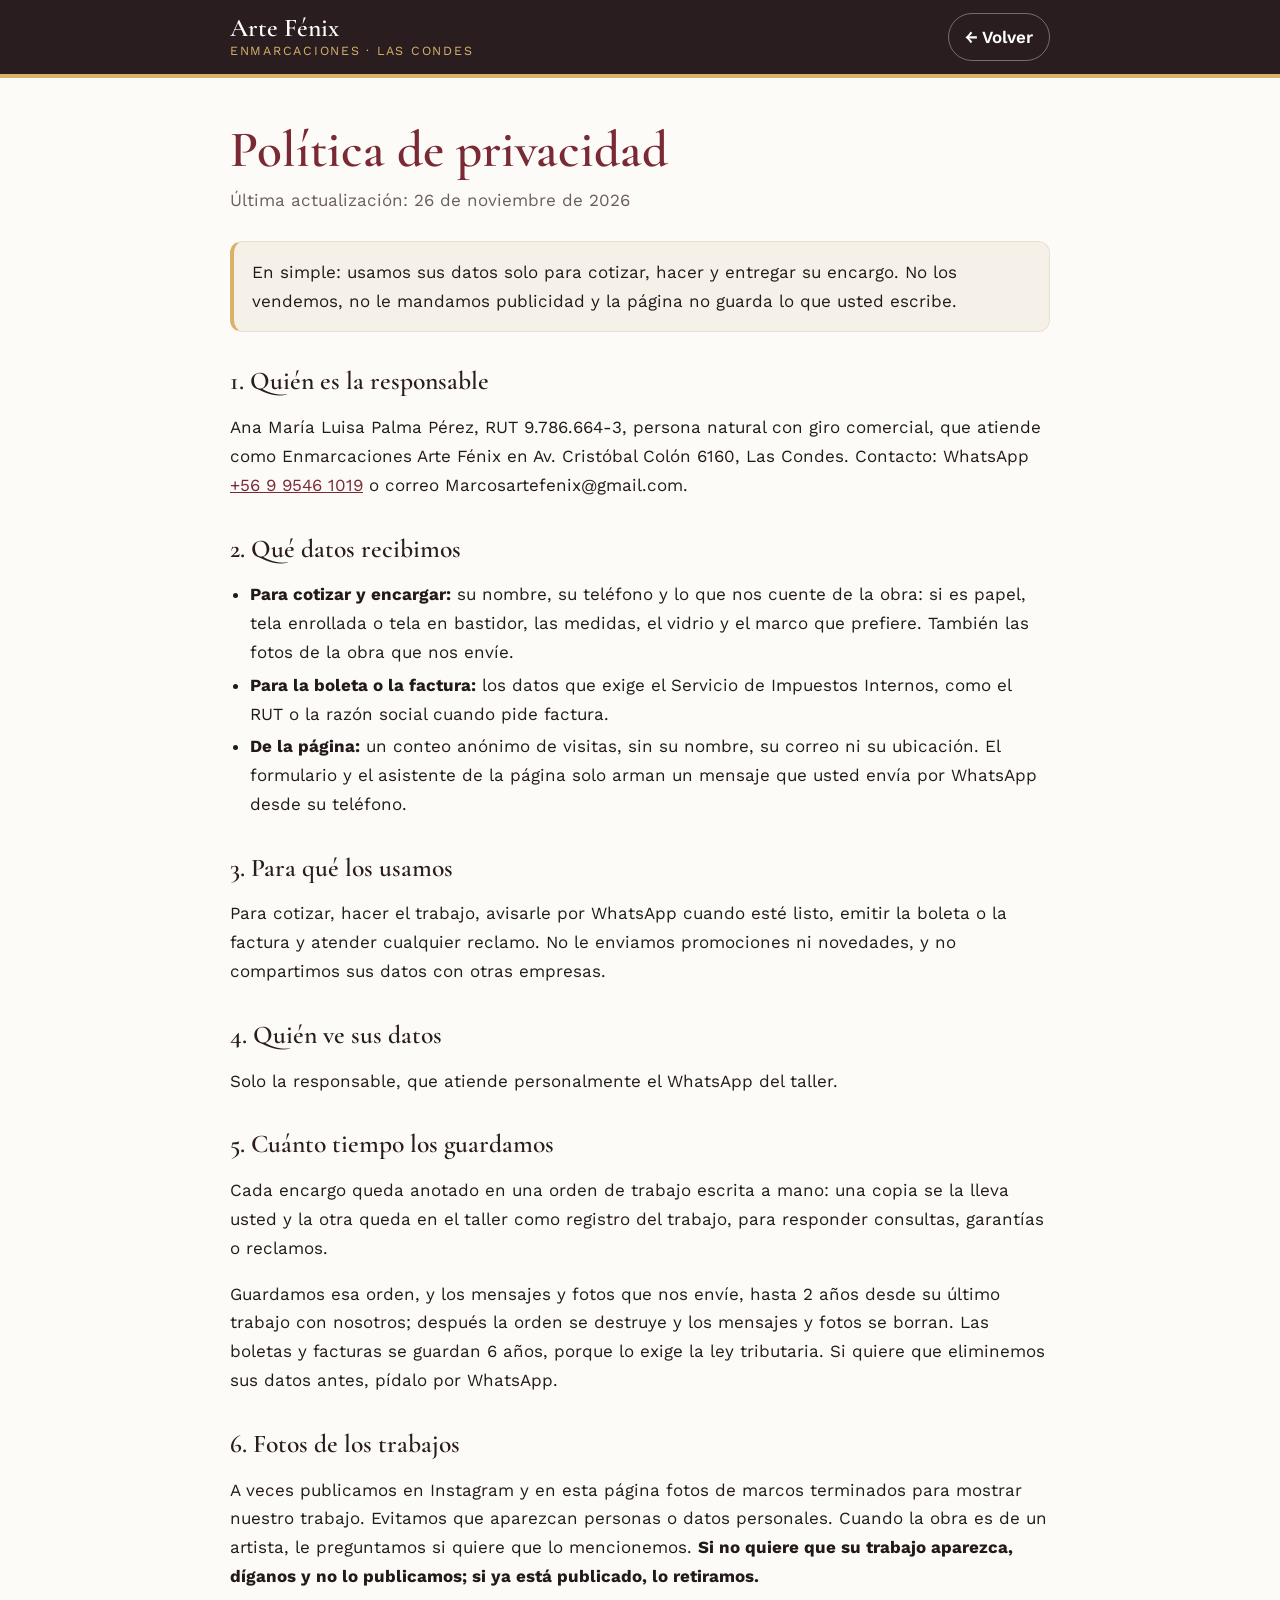
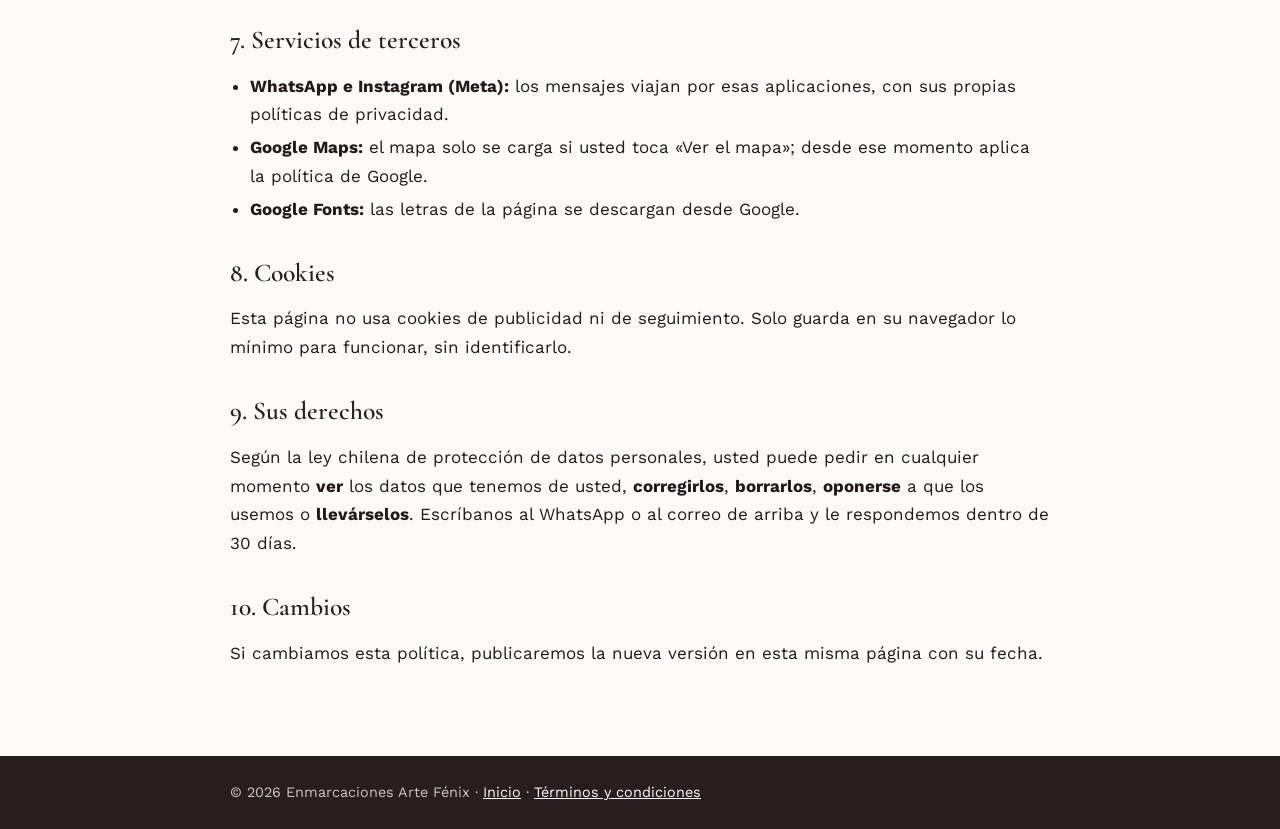
<file: privacidad.html>
<!doctype html>
<html lang="es-CL">
<head>
<meta charset="utf-8">
<meta name="viewport" content="width=device-width, initial-scale=1">
<title>Política de privacidad · Enmarcaciones Arte Fénix</title>
<meta name="description" content="Cómo Enmarcaciones Arte Fénix trata los datos de sus clientes y de quienes usan su página.">
<link rel="canonical" href="https://enmarcacionesartefenix.cl/privacidad.html">
<link rel="icon" href="assets/icono.png">
<link rel="preconnect" href="https://fonts.googleapis.com"><link rel="preconnect" href="https://fonts.gstatic.com" crossorigin>
<link href="https://fonts.googleapis.com/css2?family=Cormorant+Garamond:wght@600&family=Work+Sans:wght@400;600&display=swap" rel="stylesheet">
<link rel="stylesheet" href="legal.css">
</head>
<body>
<header class="top"><div class="w"><a class="marca" href="./"><b>Arte Fénix</b><small>Enmarcaciones · Las Condes</small></a><a class="volver" href="./">← Volver</a></div></header>
<main class="w">
  <h1>Política de privacidad</h1>
  <p class="fecha">Última actualización: 26 de noviembre de 2026</p>

  <div class="caja">En simple: usamos sus datos solo para cotizar, hacer y entregar su encargo. No los vendemos, no le mandamos publicidad y la página no guarda lo que usted escribe.</div>

  <h2>1. Quién es la responsable</h2>
  <p>Ana María Luisa Palma Pérez, RUT 9.786.664-3, persona natural con giro comercial, que atiende como Enmarcaciones Arte Fénix en Av. Cristóbal Colón 6160, Las Condes. Contacto: WhatsApp <a href="https://wa.me/56995461019">+56 9 9546 1019</a> o correo Marcosartefenix@gmail.com.</p>

  <h2>2. Qué datos recibimos</h2>
  <ul>
    <li><strong>Para cotizar y encargar:</strong> su nombre, su teléfono y lo que nos cuente de la obra: si es papel, tela enrollada o tela en bastidor, las medidas, el vidrio y el marco que prefiere. También las fotos de la obra que nos envíe.</li>
    <li><strong>Para la boleta o la factura:</strong> los datos que exige el Servicio de Impuestos Internos, como el RUT o la razón social cuando pide factura.</li>
    <li><strong>De la página:</strong> un conteo anónimo de visitas, sin su nombre, su correo ni su ubicación. El formulario y el asistente de la página solo arman un mensaje que usted envía por WhatsApp desde su teléfono.</li>
  </ul>

  <h2>3. Para qué los usamos</h2>
  <p>Para cotizar, hacer el trabajo, avisarle por WhatsApp cuando esté listo, emitir la boleta o la factura y atender cualquier reclamo. No le enviamos promociones ni novedades, y no compartimos sus datos con otras empresas.</p>

  <h2>4. Quién ve sus datos</h2>
  <p>Solo la responsable, que atiende personalmente el WhatsApp del taller.</p>

  <h2>5. Cuánto tiempo los guardamos</h2>
  <p>Cada encargo queda anotado en una orden de trabajo escrita a mano: una copia se la lleva usted y la otra queda en el taller como registro del trabajo, para responder consultas, garantías o reclamos.</p>
  <p>Guardamos esa orden, y los mensajes y fotos que nos envíe, hasta 2 años desde su último trabajo con nosotros; después la orden se destruye y los mensajes y fotos se borran. Las boletas y facturas se guardan 6 años, porque lo exige la ley tributaria. Si quiere que eliminemos sus datos antes, pídalo por WhatsApp.</p>

  <h2>6. Fotos de los trabajos</h2>
  <p>A veces publicamos en Instagram y en esta página fotos de marcos terminados para mostrar nuestro trabajo. Evitamos que aparezcan personas o datos personales. Cuando la obra es de un artista, le preguntamos si quiere que lo mencionemos. <strong>Si no quiere que su trabajo aparezca, díganos y no lo publicamos; si ya está publicado, lo retiramos.</strong></p>

  <h2>7. Servicios de terceros</h2>
  <ul>
    <li><strong>WhatsApp e Instagram (Meta):</strong> los mensajes viajan por esas aplicaciones, con sus propias políticas de privacidad.</li>
    <li><strong>Google Maps:</strong> el mapa solo se carga si usted toca «Ver el mapa»; desde ese momento aplica la política de Google.</li>
    <li><strong>Google Fonts:</strong> las letras de la página se descargan desde Google.</li>
  </ul>

  <h2>8. Cookies</h2>
  <p>Esta página no usa cookies de publicidad ni de seguimiento. Solo guarda en su navegador lo mínimo para funcionar, sin identificarlo.</p>

  <h2>9. Sus derechos</h2>
  <p>Según la ley chilena de protección de datos personales, usted puede pedir en cualquier momento <strong>ver</strong> los datos que tenemos de usted, <strong>corregirlos</strong>, <strong>borrarlos</strong>, <strong>oponerse</strong> a que los usemos o <strong>llevárselos</strong>. Escríbanos al WhatsApp o al correo de arriba y le respondemos dentro de 30 días.</p>

  <h2>10. Cambios</h2>
  <p>Si cambiamos esta política, publicaremos la nueva versión en esta misma página con su fecha.</p>
</main>
<footer><div class="w">© 2026 Enmarcaciones Arte Fénix · <a href="./">Inicio</a> · <a href="terminos.html">Términos y condiciones</a></div></footer>
</body>
</html>
</file>
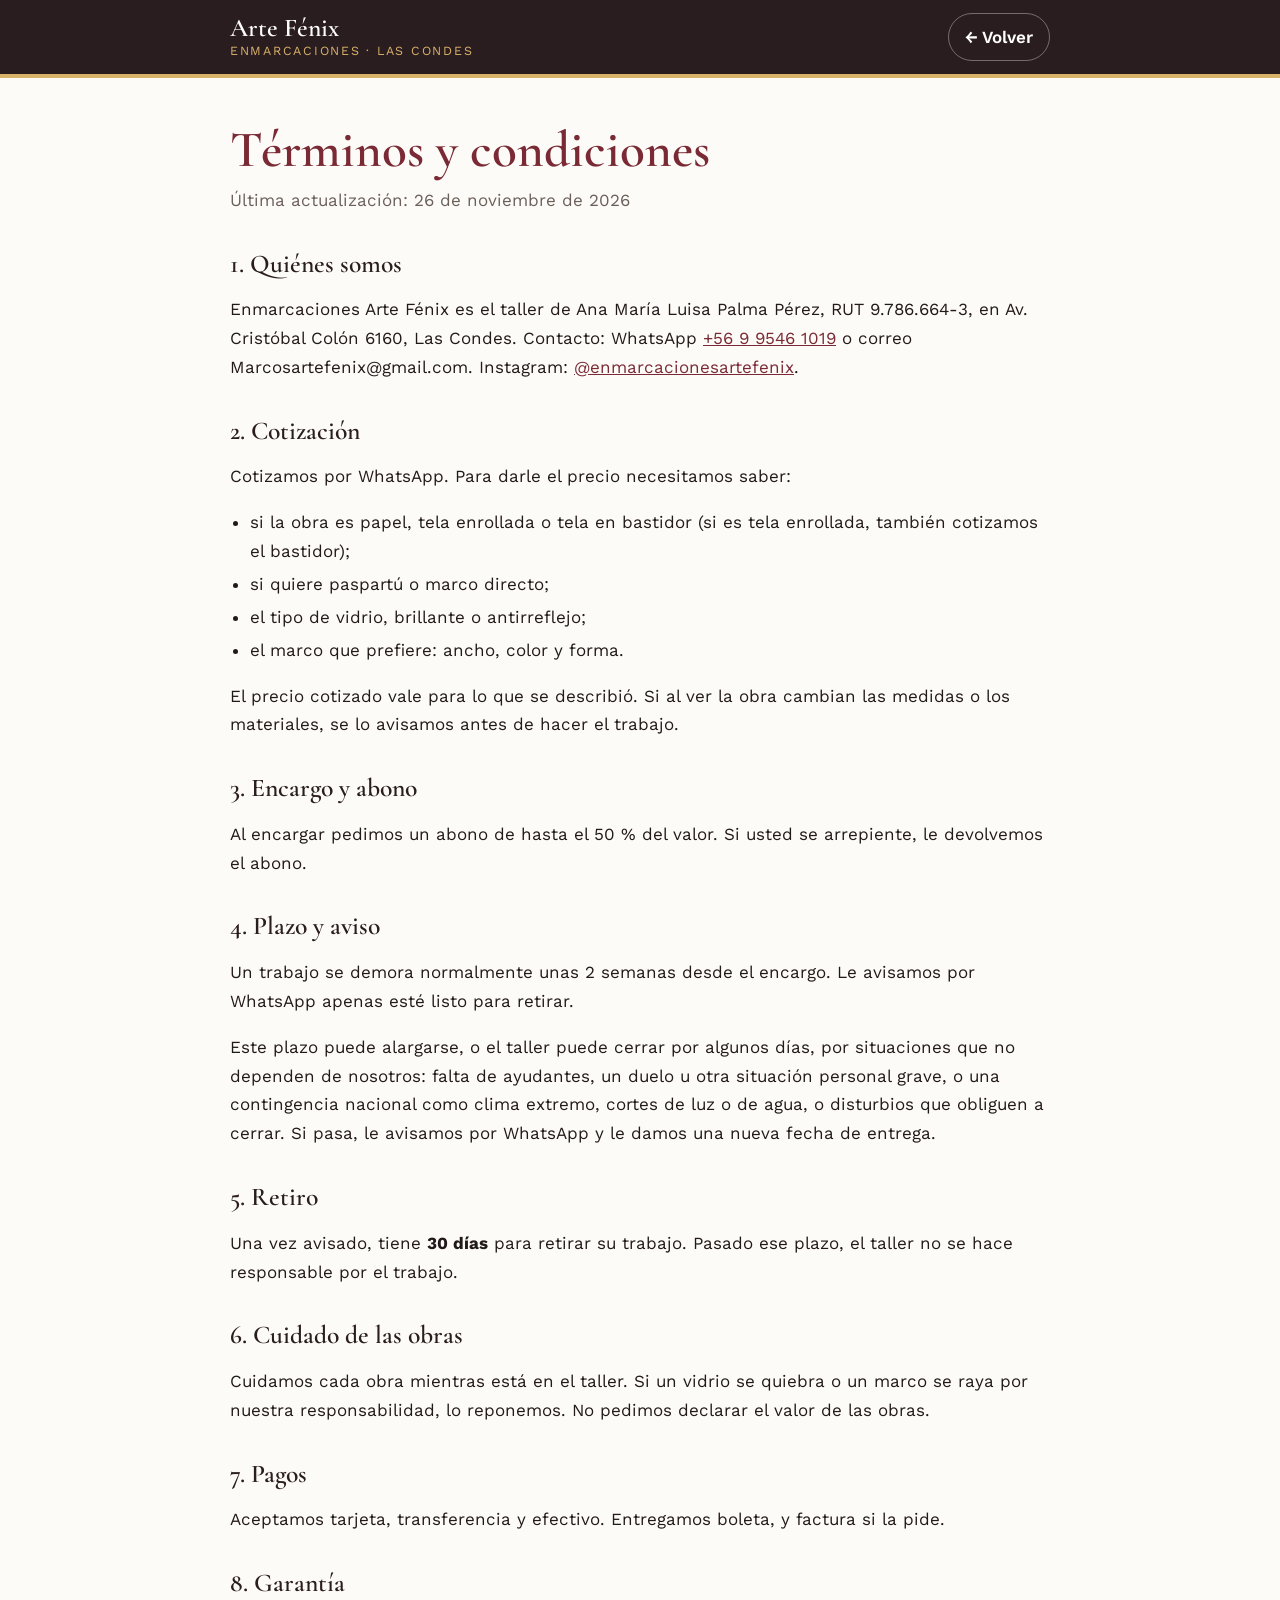
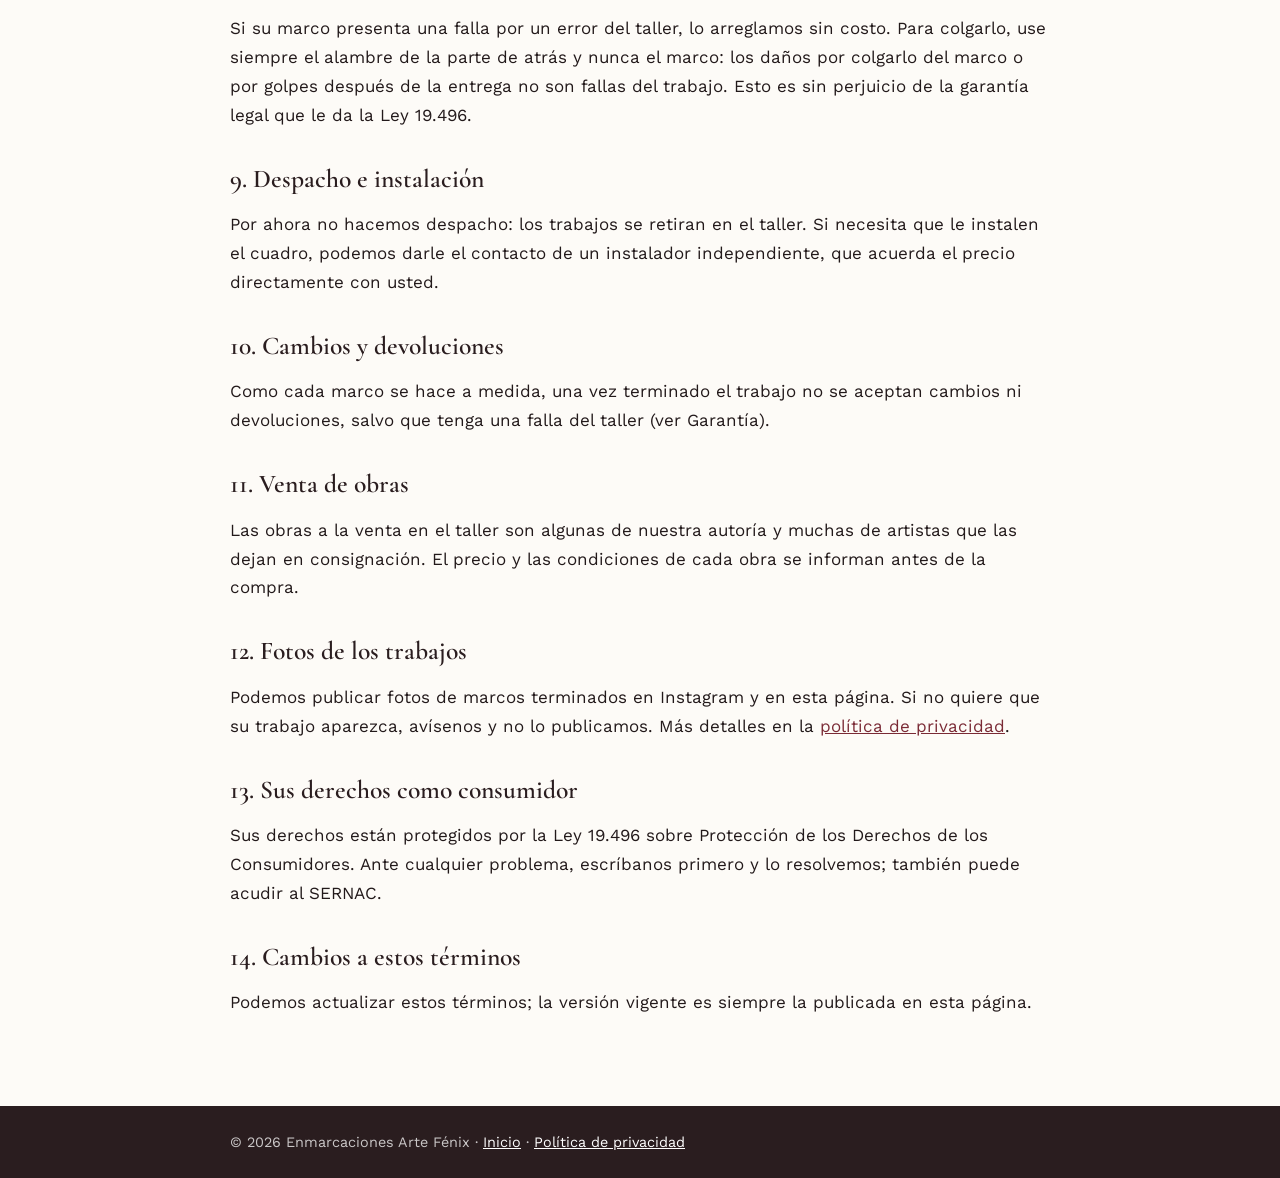
<file: terminos.html>
<!doctype html>
<html lang="es-CL">
<head>
<meta charset="utf-8">
<meta name="viewport" content="width=device-width, initial-scale=1">
<title>Términos y condiciones · Enmarcaciones Arte Fénix</title>
<meta name="description" content="Condiciones de los trabajos de enmarcación de Arte Fénix: cotización, abono, plazos, retiro y cuidado de las obras.">
<link rel="canonical" href="https://enmarcacionesartefenix.cl/terminos.html">
<link rel="icon" href="assets/icono.png">
<link rel="preconnect" href="https://fonts.googleapis.com"><link rel="preconnect" href="https://fonts.gstatic.com" crossorigin>
<link href="https://fonts.googleapis.com/css2?family=Cormorant+Garamond:wght@600&family=Work+Sans:wght@400;600&display=swap" rel="stylesheet">
<link rel="stylesheet" href="legal.css">
</head>
<body>
<header class="top"><div class="w"><a class="marca" href="./"><b>Arte Fénix</b><small>Enmarcaciones · Las Condes</small></a><a class="volver" href="./">← Volver</a></div></header>
<main class="w">
  <h1>Términos y condiciones</h1>
  <p class="fecha">Última actualización: 26 de noviembre de 2026</p>

  <h2>1. Quiénes somos</h2>
  <p>Enmarcaciones Arte Fénix es el taller de Ana María Luisa Palma Pérez, RUT 9.786.664-3, en Av. Cristóbal Colón 6160, Las Condes. Contacto: WhatsApp <a href="https://wa.me/56995461019">+56 9 9546 1019</a> o correo Marcosartefenix@gmail.com. Instagram: <a href="https://www.instagram.com/enmarcacionesartefenix/" target="_blank" rel="noopener">@enmarcacionesartefenix</a>.</p>

  <h2>2. Cotización</h2>
  <p>Cotizamos por WhatsApp. Para darle el precio necesitamos saber:</p>
  <ul>
    <li>si la obra es papel, tela enrollada o tela en bastidor (si es tela enrollada, también cotizamos el bastidor);</li>
    <li>si quiere paspartú o marco directo;</li>
    <li>el tipo de vidrio, brillante o antirreflejo;</li>
    <li>el marco que prefiere: ancho, color y forma.</li>
  </ul>
  <p>El precio cotizado vale para lo que se describió. Si al ver la obra cambian las medidas o los materiales, se lo avisamos antes de hacer el trabajo.</p>

  <h2>3. Encargo y abono</h2>
  <p>Al encargar pedimos un abono de hasta el 50 % del valor. Si usted se arrepiente, le devolvemos el abono.</p>

  <h2>4. Plazo y aviso</h2>
  <p>Un trabajo se demora normalmente unas 2 semanas desde el encargo. Le avisamos por WhatsApp apenas esté listo para retirar.</p>
  <p>Este plazo puede alargarse, o el taller puede cerrar por algunos días, por situaciones que no dependen de nosotros: falta de ayudantes, un duelo u otra situación personal grave, o una contingencia nacional como clima extremo, cortes de luz o de agua, o disturbios que obliguen a cerrar. Si pasa, le avisamos por WhatsApp y le damos una nueva fecha de entrega.</p>

  <h2>5. Retiro</h2>
  <p>Una vez avisado, tiene <strong>30 días</strong> para retirar su trabajo. Pasado ese plazo, el taller no se hace responsable por el trabajo.</p>

  <h2>6. Cuidado de las obras</h2>
  <p>Cuidamos cada obra mientras está en el taller. Si un vidrio se quiebra o un marco se raya por nuestra responsabilidad, lo reponemos. No pedimos declarar el valor de las obras.</p>

  <h2>7. Pagos</h2>
  <p>Aceptamos tarjeta, transferencia y efectivo. Entregamos boleta, y factura si la pide.</p>

  <h2>8. Garantía</h2>
  <p>Si su marco presenta una falla por un error del taller, lo arreglamos sin costo. Para colgarlo, use siempre el alambre de la parte de atrás y nunca el marco: los daños por colgarlo del marco o por golpes después de la entrega no son fallas del trabajo. Esto es sin perjuicio de la garantía legal que le da la Ley 19.496.</p>

  <h2>9. Despacho e instalación</h2>
  <p>Por ahora no hacemos despacho: los trabajos se retiran en el taller. Si necesita que le instalen el cuadro, podemos darle el contacto de un instalador independiente, que acuerda el precio directamente con usted.</p>

  <h2>10. Cambios y devoluciones</h2>
  <p>Como cada marco se hace a medida, una vez terminado el trabajo no se aceptan cambios ni devoluciones, salvo que tenga una falla del taller (ver Garantía).</p>

  <h2>11. Venta de obras</h2>
  <p>Las obras a la venta en el taller son algunas de nuestra autoría y muchas de artistas que las dejan en consignación. El precio y las condiciones de cada obra se informan antes de la compra.</p>

  <h2>12. Fotos de los trabajos</h2>
  <p>Podemos publicar fotos de marcos terminados en Instagram y en esta página. Si no quiere que su trabajo aparezca, avísenos y no lo publicamos. Más detalles en la <a href="privacidad.html">política de privacidad</a>.</p>

  <h2>13. Sus derechos como consumidor</h2>
  <p>Sus derechos están protegidos por la Ley 19.496 sobre Protección de los Derechos de los Consumidores. Ante cualquier problema, escríbanos primero y lo resolvemos; también puede acudir al SERNAC.</p>

  <h2>14. Cambios a estos términos</h2>
  <p>Podemos actualizar estos términos; la versión vigente es siempre la publicada en esta página.</p>
</main>
<footer><div class="w">© 2026 Enmarcaciones Arte Fénix · <a href="./">Inicio</a> · <a href="privacidad.html">Política de privacidad</a></div></footer>
</body>
</html>
</file>
<file: asistente.css>
/* Asistente de reservas — hereda los colores y la tipografía de la página (--bg, --surface, --text, --muted, --accent, --line, --font) */
.asis{--asis-ink:var(--asis-tone,color-mix(in srgb,var(--accent) 62%,#1a1208));position:fixed;right:18px;bottom:82px;z-index:61;width:min(390px,calc(100vw - 24px));max-height:min(580px,calc(100dvh - 106px));display:flex;flex-direction:column;background:var(--bg);color:var(--text);font-family:var(--font);border:1px solid var(--line);border-radius:var(--asis-radius,10px);box-shadow:0 2px 6px rgba(0,0,0,.06),0 22px 48px -12px rgba(0,0,0,.28);opacity:0;transform:translateY(14px) scale(.98);transform-origin:bottom right}
.asis[hidden]{display:none}
@media (prefers-reduced-motion:no-preference){.asis{transition:opacity .28s cubic-bezier(.16,1,.3,1),transform .28s cubic-bezier(.16,1,.3,1)}}
.asis.is-open{opacity:1;transform:none}
.asis ::selection{background:color-mix(in srgb,var(--accent) 30%,transparent)}
.asis-head{display:flex;justify-content:space-between;align-items:flex-start;gap:12px;padding:16px 16px 13px 20px;border-bottom:1px solid var(--line)}
.asis-head strong{display:block;font-family:var(--display,var(--font));font-weight:600;font-size:1.2rem;line-height:1.4}
.asis-head span{display:block;margin-top:3px;font-size:.78rem;line-height:1.4;color:var(--muted)}
.asis-x{flex:none;width:44px;height:44px;display:grid;place-items:center;background:none;border:0;border-radius:50%;color:var(--muted);cursor:pointer}
.asis-x:hover{background:var(--surface);color:var(--text)}
.asis-x svg,.asis-form svg{width:18px;height:18px;fill:none;stroke:currentColor;stroke-width:1.8;stroke-linecap:round;stroke-linejoin:round}
.asis-log{flex:1 1 auto;min-height:120px;overflow-y:auto;padding:18px 20px 6px;scrollbar-width:thin;scrollbar-color:var(--line) transparent}
.asis-log p{margin:0 0 12px;font-size:.98rem;line-height:1.5}
.asis-log .a{max-width:34ch}
.asis-log .asis-dots{color:var(--muted);letter-spacing:.3em}
.asis-log .me{margin-left:auto;width:fit-content;max-width:88%;text-align:right;font-style:italic;color:var(--asis-ink);border-bottom:1px solid var(--accent);padding-bottom:2px}
.asis-log .quote{padding:12px 14px;background:var(--surface);border:1px solid var(--line);border-radius:var(--asis-radius,6px);font-size:.92rem;color:var(--text)}
.asis-opts{display:flex;flex-wrap:wrap;gap:8px;padding:4px 20px 14px;flex:0 1 auto;min-height:0;overflow-y:auto;scrollbar-width:thin}
.asis{overflow:hidden}.asis-head,.asis-form{flex:none}
.asis-opts:empty{display:none}
.asis-chip{font:inherit;font-size:.92rem;line-height:1.4;min-height:44px;display:inline-flex;align-items:center;padding:9px 15px;background:transparent;color:var(--asis-ink);border:1px solid var(--accent);border-radius:var(--asis-radius,6px);cursor:pointer;text-decoration:none;transition:background .15s ease,color .15s ease}
.asis-chip:hover{background:color-mix(in srgb,var(--accent) 14%,transparent)}
.asis-chip.is-primary{background:var(--asis-ink);border-color:var(--asis-ink);color:var(--asis-on,#fff);font-weight:600}
.asis-chip.is-primary:hover{filter:brightness(1.12);background:var(--asis-ink)}
.asis-form{display:flex;gap:8px;padding:12px 14px 14px 20px;border-top:1px solid var(--line)}
.asis-form input{flex:1;min-width:0;font:inherit;font-size:16px;color:var(--text);background:transparent;border:0;border-bottom:1px solid var(--line);padding:8px 2px;border-radius:0;caret-color:var(--accent)}
.asis-form input::placeholder{color:var(--muted)}
.asis-form input:focus{outline:none;border-bottom-color:var(--accent)}
.asis-form button{flex:none;width:44px;height:44px;display:grid;place-items:center;background:var(--asis-ink);color:var(--asis-on,#fff);border:0;border-radius:50%;cursor:pointer}
.asis-form button:hover{filter:brightness(1.12)}
.asis :focus-visible,.fab:focus-visible{outline:2px solid var(--asis-ink,var(--accent));outline-offset:2px}
.asis-sr{position:absolute;width:1px;height:1px;overflow:hidden;clip:rect(0 0 0 0);white-space:nowrap}
@media (max-width:560px){.asis{right:10px;left:10px;width:auto;bottom:78px}.fab .fab-txt{display:inline}}
.asis-direct{display:inline-flex;align-items:center;min-height:32px;margin-top:2px;font-size:.82rem;color:var(--asis-ink);text-decoration:underline;text-underline-offset:3px}
</file>
<file: legal.css>
*{box-sizing:border-box}
body{margin:0;font:400 17px/1.7 'Work Sans',system-ui,-apple-system,'Segoe UI',sans-serif;color:#22191a;background:#fdfbf7}
a{color:#7a2a35}
.top{background:#2a1d1f;color:#fff;border-bottom:4px solid #d9b26a}
.w{width:min(820px,100% - 32px);margin:0 auto}
.top .w{display:flex;align-items:center;justify-content:space-between;gap:14px;min-height:74px}
.marca{color:#fff;text-decoration:none;line-height:1.1}
.marca b{display:block;font:600 1.6rem/1 'Cormorant Garamond',Georgia,serif}
.marca small{color:#d9b26a;font-size:.78rem;letter-spacing:.14em;text-transform:uppercase}
.volver{color:#fff;font-weight:600;text-decoration:none;border:1px solid rgba(255,255,255,.35);border-radius:999px;padding:9px 16px}
main{padding:46px 0 72px}
h1{font:600 clamp(2.2rem,6vw,3.2rem)/1.05 'Cormorant Garamond',Georgia,serif;margin:0 0 8px;color:#7a2a35;text-wrap:balance}
.fecha{color:#6b5f5a;margin:0 0 26px}
h2{font:600 1.6rem/1.15 'Cormorant Garamond',Georgia,serif;margin:34px 0 6px;color:#2a1d1f}
ul{padding-left:1.2em}li{margin:4px 0}
.caja{background:#f6f1e8;border:1px solid #e8dfd0;border-left:4px solid #d9b26a;border-radius:12px;padding:16px 18px;margin:18px 0}
mark{background:#fff3b0;color:#5a4300;padding:1px 4px;border-radius:4px}
footer{background:#2a1d1f;color:rgba(255,255,255,.75);padding:24px 0;font-size:.9rem}
footer a{color:#fff}
</file>
